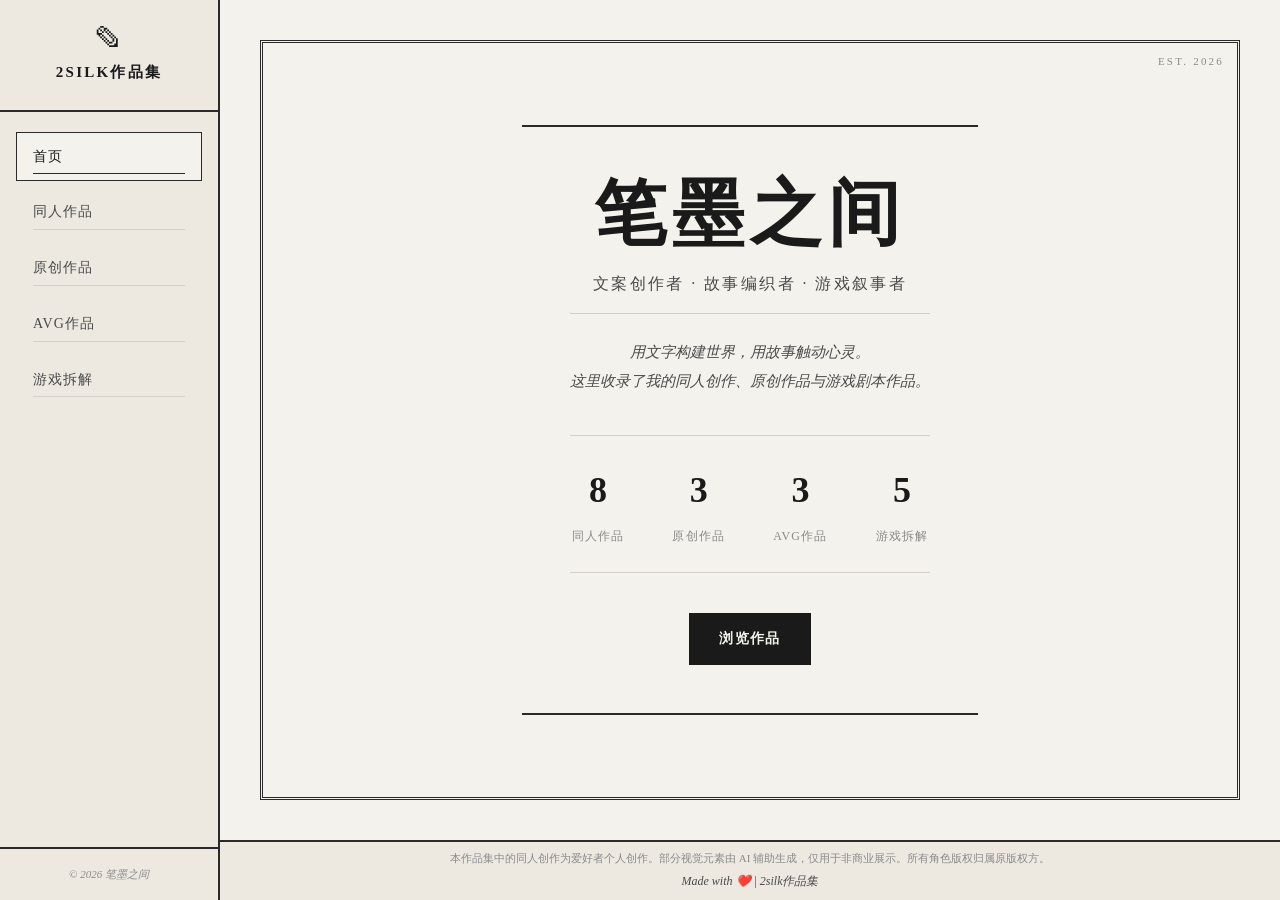
<file: index.html>
<!DOCTYPE html>
<html lang="zh-CN">
<head>
  <meta charset="UTF-8">
  <meta name="viewport" content="width=device-width, initial-scale=1, viewport-fit=cover">
  <title>2silk作品集 | 笔墨之间</title>
  <link rel="stylesheet" href="style.css">
</head>
<body>
  <!-- ===== 侧边导航 ===== -->
  <nav class="side-nav" id="sideNav">
    <div class="nav-header">
      <span class="nav-logo">✎</span>
      <span class="nav-title">2silk作品集</span>
    </div>
    <ul class="nav-list">
      <li><a href="#home" class="nav-link active" data-page="home">首页</a></li>
      <li><a href="#fanworks" class="nav-link" data-page="fanworks">同人作品</a></li>
      <li><a href="#originals" class="nav-link" data-page="originals">原创作品</a></li>
      <li><a href="#games" class="nav-link" data-page="games">AVG作品</a></li>
      <li><a href="#game-analysis" class="nav-link" data-page="game-analysis">游戏拆解</a></li>
    </ul>
    <div class="nav-footer">
      <span>© 2026 笔墨之间</span>
    </div>
  </nav>

  <!-- ===== 移动端汉堡菜单 ===== -->
  <button class="menu-toggle" id="menuToggle" aria-label="菜单">
    <span></span><span></span><span></span>
  </button>

  <!-- ===== 遮罩层 ===== -->
  <div class="overlay" id="overlay"></div>

  <!-- ===== 页面容器 ===== -->
  <!-- 每个页面都是独立的固定定位容器，有自己的滚动区域 -->
  
  <!-- 首页 -->
  <div class="page-container active" id="container-home" data-page="home">
    <div class="page-scroll">
      <div class="hero">
        <div class="hero-bg"></div>
        <div class="hero-content">
          <h1 class="hero-title">笔墨之间</h1>
          <p class="hero-subtitle">文案创作者 · 故事编织者 · 游戏叙事者</p>
          <p class="hero-desc">用文字构建世界，用故事触动心灵。<br>这里收录了我的同人创作、原创作品与游戏剧本作品。</p>
          <div class="hero-stats">
            <div class="stat-item stat-link" data-page="fanworks" data-category="fanworks">
              <span class="stat-num" data-count="0">0</span>
              <span class="stat-label">同人作品</span>
            </div>
            <div class="stat-item stat-link" data-page="originals" data-category="originals">
              <span class="stat-num" data-count="0">0</span>
              <span class="stat-label">原创作品</span>
            </div>
            <div class="stat-item stat-link" data-page="games" data-category="games">
              <span class="stat-num" data-count="0">0</span>
              <span class="stat-label">AVG作品</span>
            </div>
            <div class="stat-item stat-link" data-page="game-analysis" data-category="gameAnalysis">
              <span class="stat-num" data-count="0">0</span>
              <span class="stat-label">游戏拆解</span>
            </div>
          </div>
          <div class="hero-cta">
            <a href="#fanworks" class="btn btn-primary" data-nav="fanworks">浏览作品</a>
          </div>
        </div>
      </div>
    </div>
  </div>

  <!-- 同人作品 -->
  <div class="page-container" id="container-fanworks" data-page="fanworks">
    <div class="page-scroll">
      <div class="page-content">
        <div class="page-header">
          <h2>同人作品</h2>
          <p>基于已有世界观的故事再创作，以我自己的理解与想象赋予角色新的生命。</p>
        </div>
        <div class="work-grid" id="fanworksGrid"></div>
      </div>
    </div>
  </div>

  <!-- 原创作品 -->
  <div class="page-container" id="container-originals" data-page="originals">
    <div class="page-scroll">
      <div class="page-content">
        <div class="page-header">
          <h2>原创作品</h2>
          <p>完全独立的原创故事，涵盖都市、奇幻、科幻等多种题材。</p>
        </div>
        <div class="work-grid" id="originalsGrid"></div>
      </div>
    </div>
  </div>

  <!-- AVG作品 -->
  <div class="page-container" id="container-games" data-page="games">
    <div class="page-scroll">
      <div class="page-content">
        <div class="page-header">
          <h2>AVG作品</h2>
          <p>橙光AVG视觉小说，含剧情文案、分支设计与角色塑造。</p>
        </div>
        <div class="work-grid" id="gamesGrid"></div>
      </div>
    </div>
  </div>

  <!-- 游戏拆解 -->
  <div class="page-container" id="container-game-analysis" data-page="game-analysis">
    <div class="page-scroll">
      <div class="page-content">
        <div class="page-header">
          <h2>游戏拆解</h2>
          <p>游戏叙事分析、机制拆解与设计反思。</p>
        </div>
        <div class="work-grid" id="gameAnalysisGrid"></div>
      </div>
    </div>
  </div>

  <!-- 阅读器 -->
  <div class="page-container page-reader-container" id="container-reader" data-page="reader">
    <div class="reader-layout">
      <div class="reader-topbar">
        <button class="reader-back" id="readerBack">← 返回</button>
        <span class="reader-topbar-title" id="readerTopTitle"></span>
        <button class="reader-toc-toggle" id="readerTocToggle" aria-controls="readerToc" aria-expanded="false">目录</button>
      </div>
      <div class="reader-main">
        <div class="reader-scroll" id="readerScroll">
          <article class="reader-article" id="readerArticle"></article>
        </div>
        <nav class="reader-toc" id="readerToc">
          <div class="toc-title">目 录</div>
          <div class="toc-list" id="readerTocList"></div>
        </nav>
        <div class="reader-toc-backdrop" id="readerTocBackdrop"></div>
      </div>
    </div>
  </div>

  <!-- 河海津韵 H5 -->
  <div class="page-container" id="container-hehaijinyun" data-page="hehaijinyun">
    <div class="h5-topbar">
      <button class="h5-back" id="h5Back">← 返回作品</button>
      <span class="h5-topbar-title">河海津韵 · 一条运河的数字新生</span>
    </div>
    <div class="h5-scroll" id="h5Scroll">
      <!-- Part 1: 上游段 -->
      <section class="h5-section" id="h5-part1">
        <span class="h5-section-label">壹 · 上游段</span>
        <div class="h5-section-bg"><img src="hehaijinyun/part1.jpg" alt="运河上游段"></div>
        <div class="h5-hotspot" style="top:9%;left:32%;" data-id="p1_1">
          <span class="h5-hotspot-label">九宣闸守闸小屋</span>
          <div class="h5-note">
            <button class="h5-note-close" aria-label="关闭">×</button>
            <div class="h5-note-header">
              <div class="h5-note-type">守闸人日记</div>
              <h3 class="h5-note-title">九宣闸 · 守闸小屋</h3>
              <div class="h5-note-meta"><span>天津静海区南运河九宣闸</span><span>运河守护者</span></div>
            </div>
            <div class="h5-note-body">
              <h4>昔日使命</h4>
              <p>九宣闸始建于明代，是南运河上重要的节制闸口，控制着上游来水与下游漕运的命脉。闸务关系重大，催生了专业的守闸人。其职责往往在家族内或师徒间传承，形成了一套观水情、启闸板、护漕船的独特经验体系。那“绞关嘎吱响，闸板寸寸提”的瞬间，决定着水流的速度与船只的通达。守闸人不只是水利工匠，更是运河脉搏的感知者。</p>
              <h4>今日传承</h4>
              <p>如今的九宣闸已实现现代化水利管理，但闸畔的青石台阶、古老的闸门结构依然诉说着往昔。这里已成为运河文化的重要站点，人们可以在此遥想当年守闸人提闸放水的场景，感受“运河命门”的厚重历史。那份对水情的敬畏、对责任的坚守，已融入运河文化的基因，被一代代人传承。</p>
              <h4>静海九宣闸守闸人日记</h4>
              <p class="date">癸卯年 六月初十 晴</p>
              <p>一大早，天还黑着，我就醒了。河面上风凉飕飕的，还带着腥味，扑到脸上，一下子就清醒了。还是老样子，提上三尺长的铁板收，沿着青石闸门走一遭。大清早的石头又湿又滑，走得时候一定得一步一步走稳了，不然就和老张一样，摔地上半个月下不了床。不过我技术好，从来没摔过。</p>
              <p>今天闸下的水流声和往日不一样，闷闷地，不清脆。我赶紧弯下腰，伸手探进水流，再仔细看水纹地走势。看来是上游前几日的雨下来了，水头快到了。我不敢怠慢，连忙把我儿叫醒，带着他来到绞关胖。我们俩一起抱住绞关的手臂，腰腿一起发力，铁轴与石槽嘎吱嘎吱响，闸板一寸寸被提起，汹涌的河水一下子涌出来。我看着我儿高大强壮的背影，第一次意识到我的儿子已经长大了，可以继承我的事业。我们陈家时代守着这九宣闸，到我这就是第三代了，从前我还担心儿子心太野，干不了这活，但是谁想到这小子越长大越沉稳，我这心一下踏实了。</p>
              <p class="date">六月十五 小雨</p>
              <p>今天天不好，刚晌午，雨就下来了。这雨啪嗒啪嗒没下一会，远远看着，一支漕船队就来了，船队在闸前慢慢停下来，跳板上跳下来一个押运官。我一看，嘿，老相识了。老何一开口还是文邹邹的，什么麻烦了幸苦了，我就不爱听，拉着他进来喝水歇脚。老何可歇不住，走到闸边，看看水位刻度，又抬头看看天，愁得直叹气。我知道他在担心什么，我赶忙宽慰他。现在这天气可不是和启闸放水，万一雨再下会，很危险，不如让船工兄弟们靠岸歇歇，吃几口热乎饭，等雨过了给你们送过去。</p>
              <p>过了会，雨果然停了，老何笑得眯缝眼。我赶紧让闸门提起，十余艘船漕一艘艘过去，老何给我招手。我就说就没我办不成的事。</p>
              <p class="date">六月二十 大暑</p>
              <p>这鬼天气，没把人热死，但这也不耽误今天的大事。儿他娘一大早就开始收拾，杀了只鸡，香烛纸马也备好了，今天要祭拜河神爷，给他过生辰。</p>
              <p>到了傍晚，天好容易凉快点，村里的人都来了。在河神庙前早就已经摆好了鸡、鱼还有瓜果。我穿着新衣服，站在乡老前，在庙前主持祭祀。我先点燃香烛，然后就开始念祝祷词，这是世代传下来的，我爹、我爷爷、我太爷爷祭祀的时候都要念，乞求来年平安，接着大家一起倒地跪拜。等祭拜完了，我就把供品跟大家分了，这就是“散福”，大家就一边吃一边笑。每次祭拜都是我最开心的时候，看着大家说笑，再看着我们世代守护的运河，心里美滋滋的。</p>
            </div>
          </div>
        </div>
        <div class="h5-hotspot" style="top:38%;left:22%;" data-id="p1_2">
          <span class="h5-hotspot-label">独流老醋坊</span>
          <div class="h5-note">
            <button class="h5-note-close" aria-label="关闭">×</button>
            <div class="h5-note-header">
              <div class="h5-note-type">醋坊学徒回忆录</div>
              <h3 class="h5-note-title">独流老醋坊 · 体验工坊</h3>
              <div class="h5-note-meta"><span>天津静海区独流镇南运河畔</span><span>舌尖上的非遗</span></div>
            </div>
            <div class="h5-note-body">
              <h4>昔日匠心</h4>
              <p>独流老醋，源于明代，与运河血脉相连。是中国三大传统名醋之一，与山西陈醋、镇江米醋齐名，距今已有三百多年历史。其酿造技艺于2002年入选天津市非物质文化遗产名录。在漕运鼎盛时期，一坛坛老醋经由南运河进入海河，北上京津，南下齐鲁，成为运河饮食文化中流通的商品与味觉记忆。</p>
              <h4>今日新生</h4>
              <p>如今，独流老醋作为重要的非遗品牌持续发展。传统的古法技艺，作为宝贵的文化记忆在行业内得到传承与保护。在独流镇，游客可以了解酿造流程，品尝正宗风味，感受运河之水与时间共同造就的匠心之作。</p>
              <h4>南运河畔独流镇醋坊学徒回忆录</h4>
              <p>我叫石头，宣统二年一进秋，我就被爹娘送到这镇上的醋坊做学徒。我其实一点都不想来，我舍不得我爹娘。我娘对着我抹眼泪，一边给我收拾包袱一边哭，看得我也想哭。我爹拍拍我脑袋，嘱咐我手脚麻利点，让我多学多问，学个手艺以后饿不死。我有点懂又优点糊涂，但是我爹总不会害我，我就这么上路了。</p>
              <p>我们独流镇顶有名，一是因为南运河三岔河口的水流在这里，一是因为我们这有名的醋。</p>
              <p>刚到醋坊的时候，那味差点给我呛晕过去。如果只是酸味倒还好了，那味道说不上来，好像钻进我的鼻孔进我的脑子，冲得我睁不开眼。我的师傅是醋坊得大掌柜，精瘦精瘦的，眼睛比刀还锋利。我当时有些怕他。他领着我去院子里看上百口半埋在底下的紫砂缸，告诉我这醋是要运河的水、本地的高亮还要加上本地的日头、风和耐心，少一个都酿不出来。我装作听懂的样子点点头。</p>
              <p>然后我就开始干活了，从最简单的看缸开始。每天天不亮，我就要跟着大师兄光着脚爬上梯子，一个个揭开缸顶的苇席盖子。我一开始不懂为啥一定要光着脚，这脚底板老被石子沙子扎。师傅训我，说脚底板最知道冷热，只要光着脚踩上去，才能指导缸里面的温度变化。我不敢顶嘴，只能光脚踩在满是露水的缸沿上，有时还差点摔下去。幸好有我师兄在，他在我后面托着我，还叮嘱我让我身子稳住，这样眼睛才能看准，鼻子才能闻细。我听话弯腰去闻，这味更冲了，我眼睛都睁不开，师傅还要在旁边考我，问我东角第三口缸什么成色了。我努力地去闻，好像酸里面有点酒气，还有点果子熟了的甜香。师傅告诉我那是醋正在转味，过两天就该下盐止酵了。我好像懂一点了。</p>
              <p>酿醋除了手艺还需要运河水。坊里取水，不能在近岸的浅水，一定要摇着小船到运河中心水流最活的地方用水桶沉下去打上来。师傅说这是因为岸边的水有太多泥土气，不够活。等到了冬天，河面结冰，漕运听了，我们醋坊却忙了起来，为的是开春的第一批商船。</p>
              <p>那时候整个镇子都是醋香味，一辆辆骡马车都拉着成坛的老醋，从各个醋坊汇聚到运河码头。可热闹了，船老大和醋坊掌柜们在岸上议价，扛活的脚夫们喊号子把一坛坛醋搬上甲板。那些醋就这么顺着南运河进入海河，北上京津，南下齐鲁。</p>
              <p>我来到这的第三年，我终于有机会跟着师傅一起淋醋，就是把发酵成熟的醋装进淋缸，舀入运河水，利用古法让汁液一层层渗透析出。师傅让我尝了一口，那味道很香很香，还有回甘。我终于爱上了这里的醋，爱上了酿醋，之前师傅和我说的话，爹娘和我说的话我全懂了。</p>
            </div>
          </div>
        </div>
        <div class="h5-hotspot" style="top:78%;left:30%;" data-id="p1_3">
          <span class="h5-hotspot-label">纤夫的号子</span>
          <div class="h5-note">
            <button class="h5-note-close" aria-label="关闭">×</button>
            <div class="h5-note-header">
              <div class="h5-note-type">纤夫日记</div>
              <h3 class="h5-note-title">纤夫的号子</h3>
              <div class="h5-note-meta"><span>天津武清区北运河河西务段</span><span>力的诗篇</span></div>
            </div>
            <div class="h5-note-body">
              <h4>昔日身影</h4>
              <p>北运河河西务段，河道曲折，水流湍急。纤夫们赤膊弓背，脚踩险峻河岸，肩扛沉绳，以号子为令，齐心拉船前行。那一声声即兴编唱的劳动号子，不仅是协调动作的节拍，更是与自然抗争的生命呐喊，是运河上最原始悲壮的声音艺术。</p>
              <h4>今日回响</h4>
              <p>如今的北运河武清段，经过生态治理与景观提升，已成为风景优美的滨水廊道。漫步于此，可在绿水清风中遥想当年“舟行水上、纤夫在岸”的艰苦与壮阔，感受运河文化中坚韧不拔的精神力量。</p>
              <h4>武清段北运河河西务一代纤夫日记</h4>
              <p class="date">民国四年 三月初二 晴</p>
              <p>河开了。在河西务等了七八天，冰排总算往下走了，我和兄弟们眼睛里直冒绿光，一个冬天过去，我们肚子里的油水早就刮干净了。</p>
              <p>今天接了开春的第一趟活，是通州来的粮船，往天津卫送。这船老大好说话，价钱老规矩，还管两顿饭。</p>
              <p>我和兄弟们一下子来了干劲，我一嗓子吼出去：“搭肩——”。身后十几个兄弟齐刷刷把纤绳往肩膀上套，拿绳子死沉死沉，像一条大蟒蛇，往肩上一搭感觉骨头都断了。这天凉，绳子也沉，要想活干好，非得使点绝招，那就是喊号子。什么“天上的日头毒又毒”“地下的喝水冷又冷”，几句喊下来身子也热了，也有劲了，而且得是喊得越大声越好。我边喊边留意，这一群人属我喊得好。</p>
              <p class="date">三月初五 阴</p>
              <p>要说我们最怕的就是过青石砬子了，那简直就是鬼门关。路窄得跟刀尖一样，下面就是翻滚的水流。只要一到这，我准得喊：“收绳——提起——”。所有人都紧紧贴在石壁上，屏住呼吸，一寸一寸挪动，这时候就又要喊号子了。</p>
              <p class="quote">“加把劲啊——过了鬼门关！”<br>“阎王爷嫌咱——命太贱！”</p>
              <p>喊几句提提气，再一点点磨过去，每次过去了，我都松口气。</p>
              <p class="date">三月甘八 晴</p>
              <p>这趟活总算是完了，结完账，手里拿了钱，心里才踏实，这次也是有惊无险啊。到了码头边，看到一个学生模样的人那个本子不知道再写什么。看到我过来他跑来问我会不会唱号子，说这是民间艺术。</p>
              <p>这可是问对人了，这一片谁不会唱号子，但是属我唱得最好，但是说啥民间艺术我也不懂，那学生好像想听，我就跟他喊了几句，我一边喊，他一边记。后来我才明白，他那我们的号子当文化嘞。我是不懂这那的，我只知道，没有这号子我们就干不了活，这鬼门关也过不去，有了号子就有了胆子，有了吃饭的家伙。不管了， 好好歇歇，明天，又要回去了。</p>
            </div>
          </div>
        </div>
      </section>

      <!-- Part 2: 郊野文旅 -->
      <section class="h5-section" id="h5-part2">
        <span class="h5-section-label">贰 · 郊野文旅</span>
        <div class="h5-section-bg"><img src="hehaijinyun/part2.jpg" alt="运河郊野文旅段"></div>
        <div class="h5-hotspot" style="top:18%;left:22%;" data-id="p2_1">
          <span class="h5-hotspot-label">杨柳青年画作坊</span>
          <div class="h5-note">
            <button class="h5-note-close" aria-label="关闭">×</button>
            <div class="h5-note-header">
              <div class="h5-note-type">年画匠人日记</div>
              <h3 class="h5-note-title">杨柳青年画作坊</h3>
              <div class="h5-note-meta"><span>天津西青区杨柳青镇</span><span>清代中叶—民国时期城市手工艺文化</span></div>
            </div>
            <div class="h5-note-body">
              <h4>昔日辉煌</h4>
              <p>杨柳青木版年画自清代中叶盛行，以杨柳青镇为核心，辐射南乡三十二村庄（如周家庄、李家庄、赵家庄、古佛寺、炒米店等），形成庞大的年画生产体系。作坊里香气混杂，墨汁、木料、炭条、宣纸轮番上阵，画师们晨起听码头号子、傍晚看南运河渔火点灯，打样、雕版、套色、开相、裱画一气呵成。年画图案丰富多彩，吉祥喜庆，流行于天津及周边地区的民居门楣、商铺橱窗。那时的杨柳青，是年画手艺人聚集的中心，也是运河水路贸易带动下的文化繁盛之地。</p>
              <h4>今日新生</h4>
              <p>时光流转，杨柳青镇的年画作坊虽少了当年的繁忙，但木版年画仍通过博物馆、文创体验店和节庆活动延续。游客可走进改造后的作坊，观摩打样、刻版、套色、开相、裱画全过程，体验“墨香、纸香、木香”的古老工艺。作坊旁的南运河水面静静流淌，古运河桥梁和村落轮廓依稀可辨，仿佛把人带回民国时期的作坊日常。年画不仅是文化遗产，更成为市民和游客理解天津运河沿岸历史生活的窗口，让古老的年味在现代城市中得以延续。</p>
              <h4>《杨柳青年画匠人日记：勾·刻·印·画·裱》</h4>
              <p class="date">一、勾：出样子——腊月十六·晨</p>
              <p>霜花结在门楣上，南运河的雾正漫过九宣闸，又到了必须缩着脖子开门的年关。</p>
              <p>听见辛口码头那头传来拖船的号子，我便知道自己该起来开工了。无论是对岸的商船，还是我用来糊口的这门年画手艺，都跟运河水一样从祖祖辈辈那代流淌下来，师傅在世时常说：“咱辛口的水，打从光绪九年宣闸那会儿就养人。”</p>
              <p>作坊里杜梨木板的香气混着新磨的墨味，比后巷玉佛寺的檀香还提神。今天要做的是《莲年有余》墨线版，讲的是吉祥喜庆、年年有余。天津人过年，门上少不了贴这幅画：胖娃娃抱鲤鱼，脚踩莲花，寓意“有鱼有莲”“连连有余”，图个好兆头。</p>
              <p>我让徒弟小顺磨墨，砚台里墨汁映着窗棂，跟窗外的运河水一块晃。我拿起炭条开始打样。行里把这步叫“勾”，也叫“出样子”。是整幅年画的第一步，相当于立骨架。画师得先照着画店要的题目或自己的心意设计图样，初稿打完，再一遍遍改，最后用白描的法子勾出干净线稿，转到薄棉纸上备用。杨柳青年画的底子，全靠这一勾的准头。</p>
              <p>小顺磨完墨也有样学样，捏着炭笔打草稿，鱼肚画得比漕船还宽。我敲他脑袋笑骂：“鲤鱼再肥也得收着劲儿，你这画得像没扎口的粮袋！”</p>
              <p class="date">二、刻：雕版——腊月十七·晚</p>
              <p>腊月二十三，天擦黑，屋外风刮得瓦片直响。老霍正低着头刻那块《莲年有余》，手底下的木板被刨得细腻光滑，凿子一进一出，卷起的木屑打着旋儿落到膝头。</p>
              <p>“瞅这鲤鱼，肥得好！”他乐呵呵地说，胡子尖都颤。老霍刻的是墨线版——整幅画的“骨头”，得稳，得有神气。他爷爷当年给光绪爷画过“贴落”，老霍总爱提这茬儿，说手上的茧子比刨子还硬。</p>
              <p>我问：“‘点套’分了几色？”老霍头也不抬：“红黄绿蓝，四色。”作坊里干活的都懂，“点套”是印刷前的分色定版，也就是在画稿勾好、刻出墨线版之后，要由画师确定整幅画要用几种颜色、每种颜色印在什么位置。每定一种色，就得刻一块对应的色版。三色拙朴，四色活泛，五色热闹，六色就得大师出手。所以老霍说红黄绿蓝四色，其实是在显摆手艺，说明他刻的墨线版分色讲究、层次够足。四色能配出七八种过渡色，既热闹又不俗，正是行里人常夸的“四色套，八面光”。</p>
              <p>小顺在旁边打下手，我让他学着认刀。圆口刀刻弧线，莲花瓣、胖娃娃脸都靠它；斜口刀刻直线，鱼鳞、衣褶要利落；三角刀专管细活儿，眼眉、叶脉、鱼须。</p>
              <p>“师傅，”小顺问，“刻到啥时候才算出师？”我重复了一遍师祖讲过的话：“等你刻的鲤鱼能让猫去扑，就算成了！”</p>
              <p class="date">三、印：套色——腊月十八·午</p>
              <p>“啪嗒！”我把木夹子拍在画案上，宣纸绷得紧紧的。小顺蹲在旁边，我指着纸边说：“印画先得夹牢，松了，印出来就是歪嘴娃娃！”他慌忙学着夹，我接过来示范：“天头一道，地脚一道，中间一道，三夹稳喽，纸才不会跑。”</p>
              <p>案上放着昨夜晾干的墨线版，旁边一溜排着红、黄、绿、蓝四色版。印画的规矩，是先骨后肉——墨线先印出神气，再套彩添喜气。</p>
              <p>我先在墨线版上匀匀抹上墨，左手翻纸，右手拿起鬃刷。刷子在纸上轻轻滑过，一下、两下，墨迹便透了上来。力道必须把握好，趟子使得太轻，线不匀；太重，又容易糊。印完一色，换一版，一遍遍对准十字标。先印红，红是喜气的根儿。娃娃的腮、鲤鱼的鳞尖，都是红。刷子一趟过去，整幅画立马亮了。再印黄，黄是光，是福气。它落在元宝、腰带、莲心上，添得整幅画金灿灿的。第三是绿，绿衬生意，也养眼。莲叶、鱼尾、门帘，都靠它生出活气。最后压蓝，蓝是压轴的色，不多，只点在云纹、鞋帮上，稳着气场，不让前头几色显得太喧闹。</p>
              <p>四版一层层叠上去，趟子扫动的节奏像河水拍岸，纸面一点点透出年味。晾起来看，红不俗、黄不燥、绿不脏、蓝不暗，热闹得刚刚好。</p>
              <p class="date">四、画：开相——腊月十九·晚</p>
              <p>油灯的火苗子舔着灯芯，把画案子照得一片黄澄澄。我跟小顺蹲在“门子”前——今儿该给《莲年有余》的胖娃娃“开相”。</p>
              <p>小顺笨手笨脚捏着细狼毫笔，金粉调得太稀，一滴黄汤子滴在鱼眼睛上，他“哎哟”一声，脸立马白了。我照着他后脑勺拍了一巴掌：“慌嘛！拿吸水纸沾，别擦！明儿让你娘拿鸡蛋黄给你补补手笨！”</p>
              <p>作坊里颜料罐子叮当作响——石青是拿蓝铜矿碾的，末子细得能飘起来；藤黄搁在粗瓷碗里，跟南运河的迎春花一个色。我眯着眼瞅那胖娃娃的脸，想起画诀里的娃娃样：“短胳膊短腿大脑壳，小鼻子大眼没有脖”。</p>
              <p>外头忽然“砰”的一声炸响，小顺吓得笔都掉了。我扒着窗户一看——是西巷二傻子在放二踢脚，红纸屑飞得比玉佛寺的塔尖还高。老杨头推着车吆喝：“山楂的！糖葫芦串儿——”小顺吸溜着鼻子：“二十三祭灶，我娘说要炸糖糕……”“先把活儿干好！”</p>
              <p>“师傅，咱这手艺，明年还能有饭吃不？估衣街的洋布庄都卖机器印的画了……”灯芯爆了个小花，我叹口气，把油灯往他那边推：“明儿还得给石家大院那幅‘开脸’，早点睡。记着，只要还有人家贴年画，咱手里的笔就撂不下。”</p>
              <p class="date">五、裱：装裱——腊月二十·晨</p>
              <p>小顺一早就把糨糊熬好，我伸手试了试温度，不凉不烫，正合适。案上摊着昨夜晾干的《莲年有余》，胖娃娃的红袄绿裤透着光。</p>
              <p>“裱画靠的不是力气，是稳。”我叫小顺过来打下手，用刷子顺着纸背抹糨糊。头道托纸贴上后，轻轻赶气、拍平，再晾。第二道、第三道都得等干透再托，这叫“三托三晾”，急不得。好画得靠好裱，最后的成果板正、透气、扛潮，挂十年都不会走样。</p>
              <p>等日头爬到文昌阁檐角，我抹了把汗，把画晾在竹架上。四五天的工夫，就为了这一幅。等颜色透干，石家大院的伙计来取，人家挂在堂前，也就图个热闹。无论咱做得再仔细，到了他们眼里，也不过是年节里的一幅买卖画。吃过腊八粥，贴上去，过了元月十五就撕下烧了。咱这些手艺人忙得眼花手软，图的就是一声“行价没变”。</p>
              <p>有时我也琢磨，这门手艺还能坚持多久。不过，万一还有人想买呢？年画嘛，喜气的事，总不能断在咱这代人手上。</p>
              <p>南运河上的渔火亮了，独流木桥的轮廓在暮色里像幅水墨画。小顺蹲在门槛上数铜板，我拍他后背：“收好了，改明儿给你娘做身新衣裳，剩下的给你爹打壶酒。”</p>
            </div>
          </div>
        </div>
        <div class="h5-hotspot" style="top:28%;left:72%;" data-id="p2_2">
          <span class="h5-hotspot-label">什样杂耍一锅烩</span>
          <div class="h5-note">
            <button class="h5-note-close" aria-label="关闭">×</button>
            <div class="h5-note-header">
              <div class="h5-note-type">津门茶园散文</div>
              <h3 class="h5-note-title">什样杂耍一锅烩</h3>
              <div class="h5-note-meta"><span>天津南开区运河沿线杂耍茶园</span><span>民国时期—天津曲艺鼎盛期</span></div>
            </div>
            <div class="h5-note-body">
              <h4>昔日辉煌</h4>
              <p>天津杂耍，作为北方曲艺的重要发祥地，自民国初年起便活跃于大运河沿岸的小梨园、大观园等舞台。杂耍园子（茶园）多依运河而建，台下观众与船工、茶客亲近互动，演员即兴应对观众“垫话”，形成独特表演传统。演出内容称为“什样杂耍一锅烩”，融合京韵大鼓、梅花大鼓、河南坠子、山东梨花片等各地曲艺技艺，并强调“现挂”，即演员根据现场情况临时发挥、加花点（即兴的装饰性表演或唱词）。代表名家刘宝全以京韵大鼓闻名，唱腔雄浑、节奏明快，即兴能力强；史文秀擅长梅花大鼓，注重声势结合，鼓点与身段变化精彩。“戏剧大成于北京，杂耍发祥于天津”的深厚底蕴，令杂耍成为津门特有的城市文化符号。</p>
              <h4>今日新生</h4>
              <p>随着时代变迁，传统杂耍文化面临传承断层和观众流失，但天津杂耍正积极推动复兴与保护。多家老字号园子改造为文化演艺场所，定期举办杂耍表演和曲艺讲座，让公众体验原汁原味的津门味道。近年来，天津市已启动杂耍申报国家级非物质文化遗产工作，这不仅肯定了其历史价值，也为艺术创新提供政策支持。通过申遗，年轻观众被吸引参与演出与学习，相关部门加强整理与研究，天津杂耍的传统技艺、表演规则和互动文化得以保存和传承。</p>
              <h4>《津门杂耍茶园》</h4>
              <p>“当啷——！”茶房老李手一抖，铜壶盖掉地上，正赶上戏台上张寿臣抖包袱：“您猜咋地？京剧名角登台得鸣锣开场，咱这杂耍园子的角儿上场——得先接茶客扔的糖堆儿！”</p>
              <p>满场都乐了，运河风裹着鱼腥味吹进杂耍园子，无论是老街坊还是新游客都拍起手来。</p>
              <p>船工老张蹲第一排，啃着炸糕接话：“刘宝全先生，您那《白帝城》今儿得带‘花点’啊！”台上先生立马改词：“赵云护主——就跟您过河似的，千难万险盖不住的稳当！”台下哄笑叫好：“听听！张大哥，明儿您过了三岔口，可得给刘先生捎两条活鱼来！”——这才是天津杂耍园子的热络气儿，台上台下拿码头事儿逗乐。</p>
              <p>天津杂耍的词儿是“现挂”的，不止今天这场是这样。河南坠子田姑娘抱着坠胡上台，见台下估衣街的老板娘正扒拉算盘，张口就改了词：“穆桂英披挂整，不挂帅印扛面袋，估衣街的布衫子，全靠商船遥运来！”茶房老李拎着锡壶跑过，接了句荤口：“田姑娘要是扛面袋，船工们抢着帮你拉纤哟！”台上姑娘脸一红，手里坠胡一挑，调子拐了个天津快板的弯儿，逗得满场茶碗碰得叮当响。</p>
              <p>咱天津是“什样杂耍一锅烩”。刚看完史文秀的梅花大鼓，转眼就见抖空竹的小子把空竹甩成漩涡；戏法王的坛子在手里转得比漕船舵还溜，啪地一声扣桌——变出仨狗不理包子！</p>
              <p>月上中天，运河里的船点起灯笼，茶园的汽灯把“杂耍”俩字照得发烫。真正的天津味儿，就在这园子里：不装腔，不拿乔。糖堆儿飞满空，台下观众随口接话，手巾、道具在空中翻腾，汗珠、笑声、喊声混成一股热气，活泛泛地淌进老少爷们的心里。</p>
            </div>
          </div>
        </div>
        <div class="h5-hotspot" style="top:68%;left:75%;" data-id="p2_3">
          <span class="h5-hotspot-label">爱国布</span>
          <div class="h5-note">
            <button class="h5-note-close" aria-label="关闭">×</button>
            <div class="h5-note-header">
              <div class="h5-note-type">民国《益世报》特讯</div>
              <h3 class="h5-note-title">爱国布</h3>
              <div class="h5-note-meta"><span>估衣街实业工厂旧址</span><span>民国时期——天津民族工商业兴起期</span></div>
            </div>
            <div class="h5-note-body">
              <h4>昔日辉煌</h4>
              <p>民国初年，天津已是北方最重要的纺织重镇。漕运衰而商贸兴，沿运河两岸的工厂烟囱与机织声，成为近代中国“新工业文明”的象征。自周学熙创办直隶工艺总局以来，天津织染业迅速由手工坊转入机器化生产。1904年创立的“天津织染缝纫公司”，率先引入英式电力织机；1915年官办“直隶模范纺纱厂”开工，成为北方机器纺织业的起点。其后华新、裕元、宝成等民族资本纱厂相继成立，织机林立，昼夜轰鸣。</p>
              <p>“爱国布”的旗帜在五四运动中高高飘扬。为抵制洋货，天津工人以国产棉纱织布，染上蓝印、花纹与“华新”商标，称为“爱国布”，销往北平、山东、河南各地。彼时的织工，多为出身贫寒的女子，操梭转机间，终日纺线。人称“织娘”或“机房红”，她们身影穿梭于纱机之间，犹如机器的脉搏，与城市的呼吸同频。</p>
              <h4>今日新生</h4>
              <p>昔日的大胡同织染区，机杼之声早已淡去，而天津织染工业的精神却在城市记忆中延续。天津青年设计师与非遗传承人合作，将“爱国布”图案与蓝印花布、织锦纹样相结合，推出文创服饰与织品，将旧日工房的机械美学重新转译为当代审美。织染，不再只是工业的象征，而成为天津城市精神的载体——以柔制刚，以工显智，在流水的节奏中延续一座城市的生命力。</p>
              <h4>爱国布风行津门　国产货撼动九州</h4>
              <p class="date">民国八年五月六日 天津《益世报》特讯（本报记者 张伯苓）</p>
              <p>天津电——天津所产“爱国布”，驰名全国，近来尤为津门之冠。其兴起之原，实肇于本世纪初叶民族危机方殷、爱国思潮方炽之际。清廷末年，洋布充斥，土布销路渐废，织匠失业，街巷机声日稀。时直隶总督袁世凯以“新政”为号，设直隶工艺总局于津，以“振兴工艺、奖劝民办实业”为旨，劝民间自织自染，期以挽回利权。然因外货倾销，国人好洋，成效寥寥。</p>
              <p>迨至光绪三十一年（1905），举国掀起反美爱国运动，天津工商学三界首倡“抵制美货”“提倡国货”，《不售美货说帖》《抵制美货实行办法十则》相继传布。商界名士宋则久，时任敦庆隆绸缎庄经理，率先登《大公报》广告，宣称“代售天津各厂所织诸样土布”，并题名“爱国布”，取其“以布表志、以货报国”之义。此举一出，群商效之，国货风气乃大启焉。</p>
              <p><span class="highlight">【实业自强　学界助宣】</span>记者近日至估衣街采访，所见爱国布之旗帜几遍街衢，男女学子多着土布衫，襟前绣五色旗徽。天津女师学生李慧珍登台演说曰：“洋布着身，犹受外侮；土布披体，方见自尊！”声震屋瓦。各布庄悬挂“爱国布”“中国人”诸商标，顾客盈门，排队者自朝至暮不绝。裕昌布庄东主赵德山更宣称：“凡购国布者，学生半价，市民满丈赠徽。”城西“天津实业工厂”厂主韩锡章受访言：“自国货运动起，厂中织机百余架，昼夜不歇。南开、北洋学生多来义务助销。”</p>
              <p><span class="highlight">【学界倡言 商界响应】</span>记者近日走访城内多家布庄与织布厂，所见所购爱国布均附商标，精美印制，或绘五色旗，或饰狮球、麒麟、双凤、聚宝盆、八仙、魁星等图案，寓意爱国富民；亦有飞艇、火车、轮船、汽车等图样，象征时代新机。各厂主多题告白于布边，言“提倡国货、振兴工商”“精求实业、挽回利权”，并嘱顾客“认明商标，庶不致误”。其文虽质朴，而情切切，见商人之良心、国人之志气。</p>
              <p><span class="highlight">【质精于工　名扬四方】</span>记者所访各厂，织布机改良已多，布质较前精细。民立第三半日学堂工艺厂曾与技师共研，将机器改良后，织布速度倍增，布质更为细密。《大公报》曾称赞：“其功可抵美布矣。”诸厂普遍重视机件、染料、花样之改进，织造素布、花布、闪花布、丝光布，以及袍料、被面等各式品类。工人昼夜操机，顾客络绎不绝，学界商界交相响应，皆以土布示志，彰显爱国之心。</p>
              <p>目前，天津爱国布风行津门，学生、市民争相购买，五色旗飘处，即见其布之影。厂主与学子同心，昼夜奔忙，热闹非常，其盛况可谓前所未有。</p>
            </div>
          </div>
        </div>
      </section>

      <!-- End -->
      <section class="h5-end" id="h5-end">
        <h2>河海津韵</h2>
        <p>一条运河 · 千年文脉 · 数字新生</p>
        <a onclick="scrollToH5Section('h5-part1')">回到上游 ↑</a>
      </section>
    </div>

    <!-- Navigation dots -->
    <div class="h5-nav-dots">
      <div class="h5-nav-dot active" data-target="h5-part1"></div>
      <div class="h5-nav-dot" data-target="h5-part2"></div>
      <div class="h5-nav-dot" data-target="h5-end"></div>
    </div>
  </div>

  <!-- 全站页脚 -->
  <footer class="site-footer">
    <p class="disclaimer-text">本作品集中的同人创作为爱好者个人创作。部分视觉元素由 AI 辅助生成，仅用于非商业展示。所有角色版权归属原版权方。</p>
    <p class="footer-sign">Made with ❤️ | 2silk作品集</p>
  </footer>

  <script src="data.js"></script>
  <script src="app.js"></script>
</body>
</html>
</file>
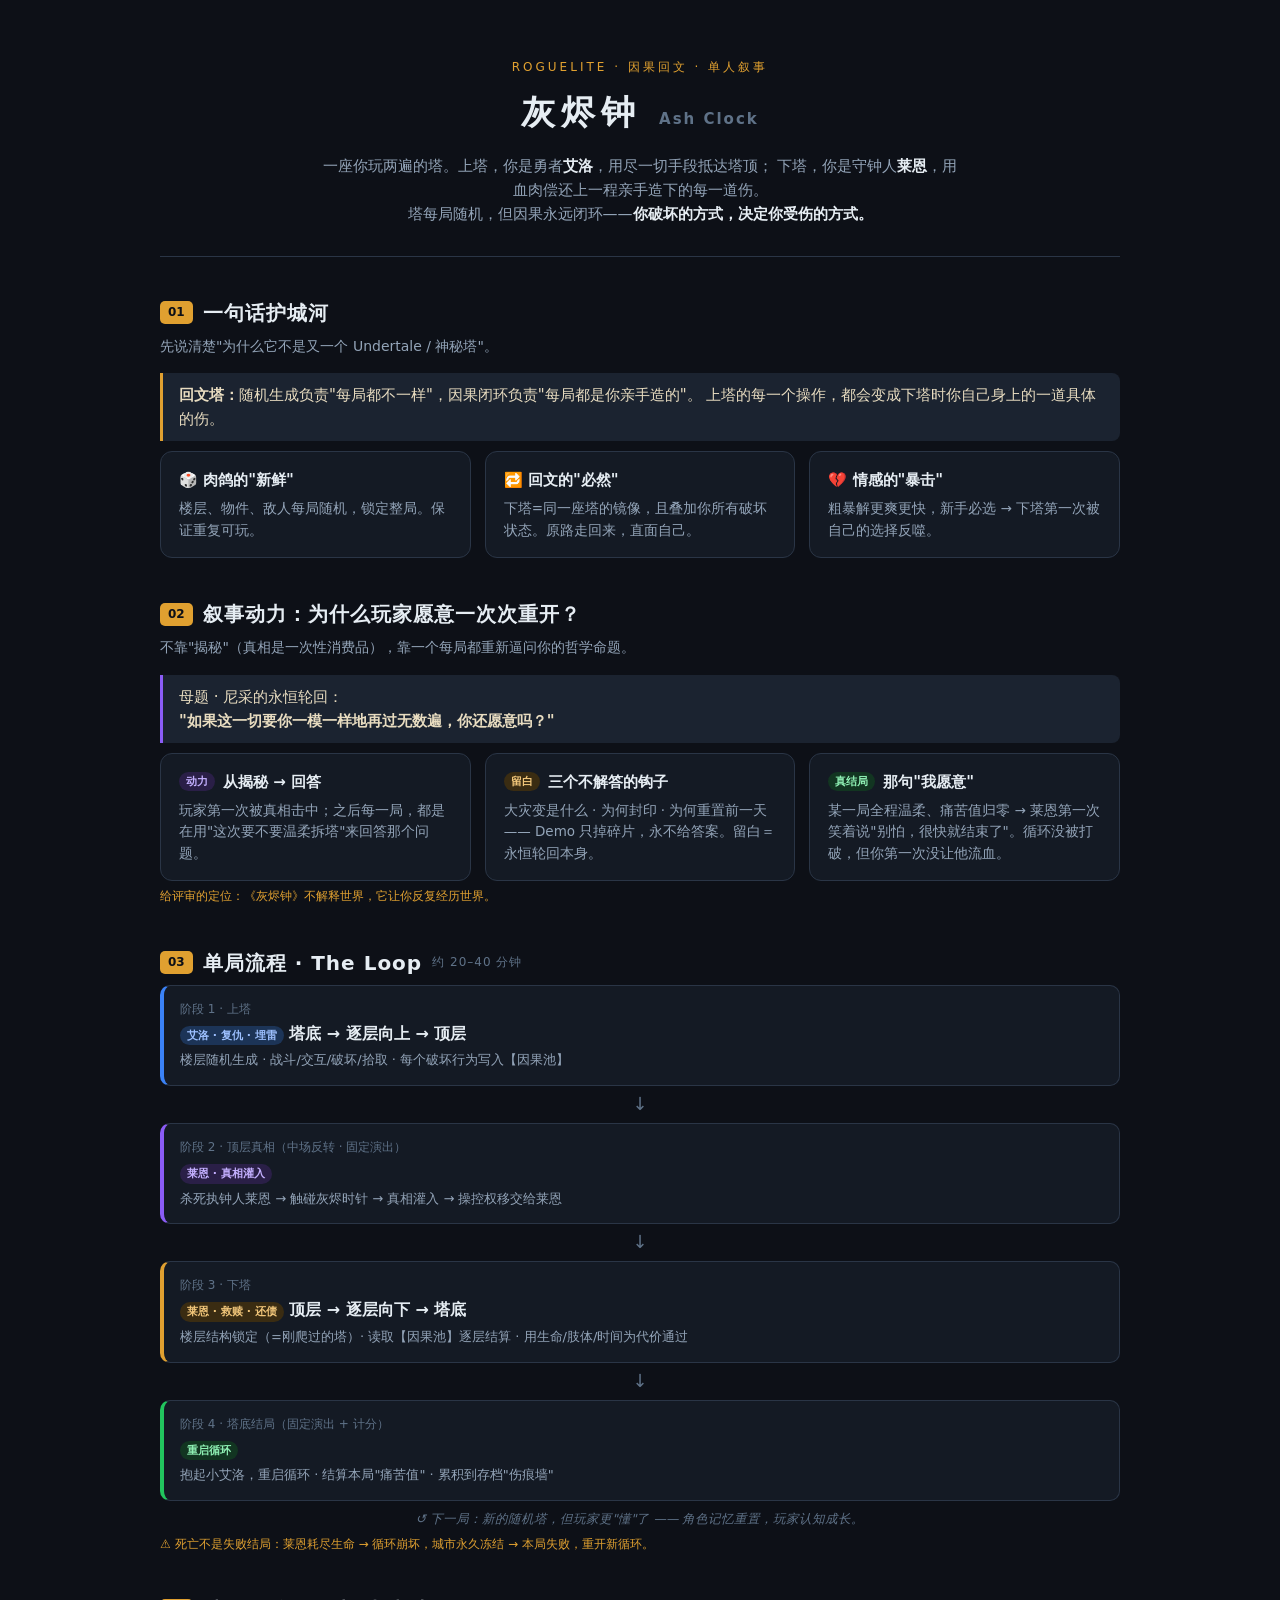
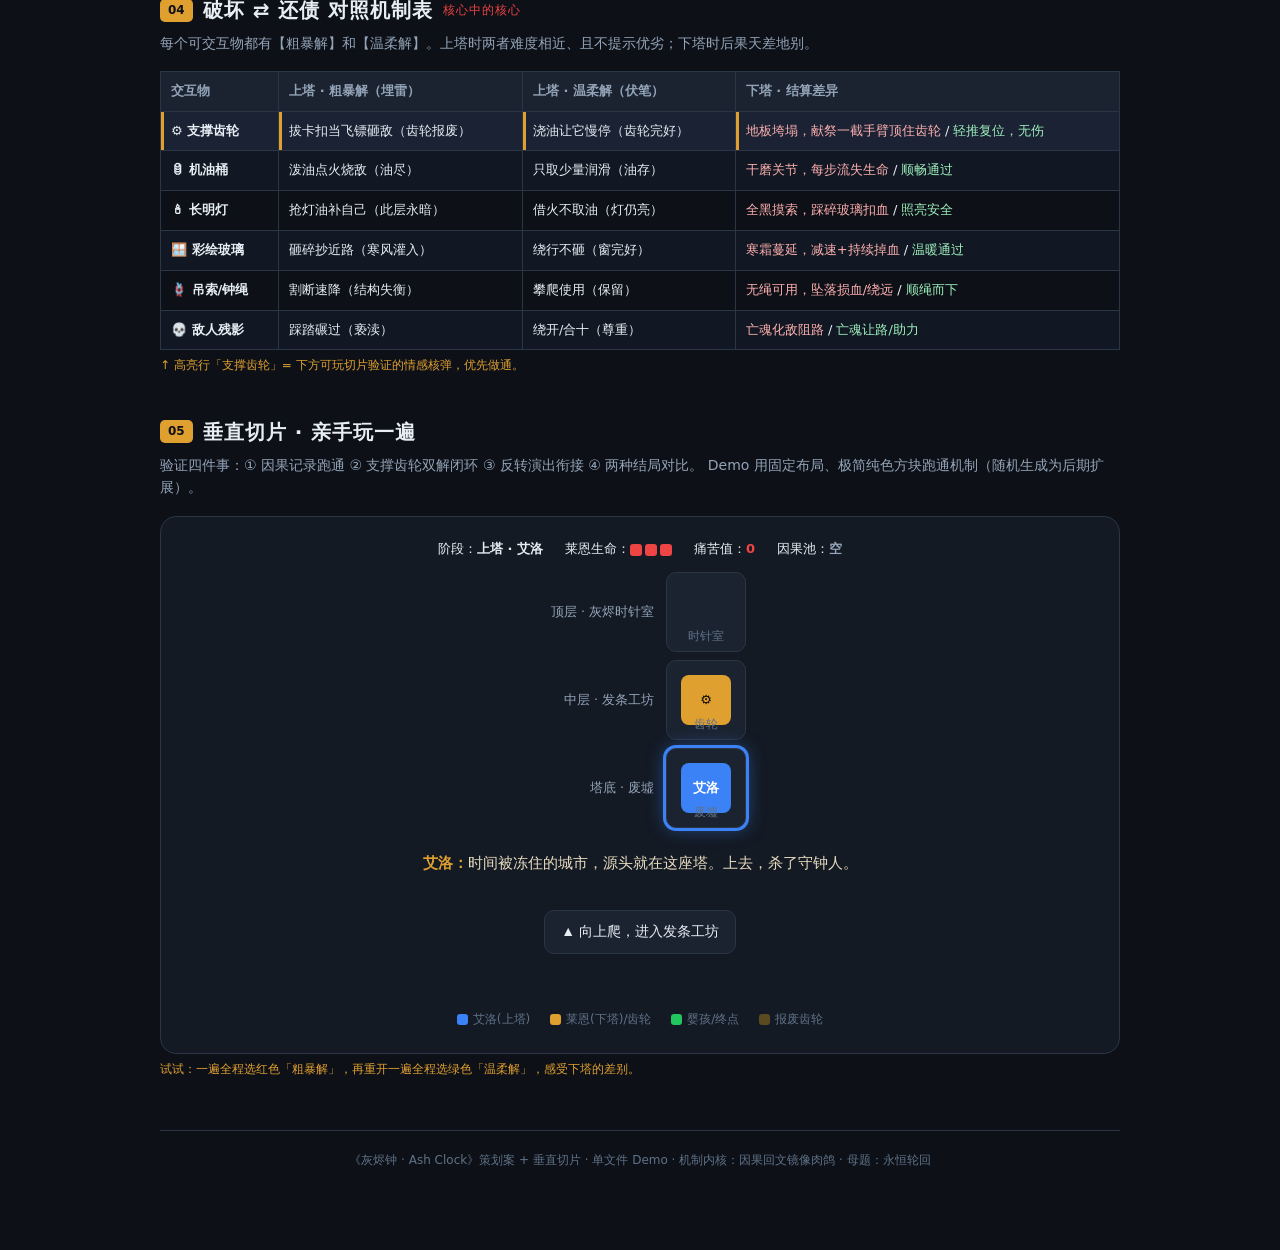
<file: ashclock/index.html>
<!DOCTYPE html>
<html lang="zh-CN">
<head>
<meta charset="UTF-8" />
<meta name="viewport" content="width=device-width, initial-scale=1.0" />
<title>《灰烬钟》Ash Clock · 策划案 + 可玩切片</title>
<style>
  /* ============================================================
     《灰烬钟》策划案 + 垂直切片 Demo
     · 上半：图形化策划案（叙事收口 / 核心机制 / 因果对照）
     · 下半：可真玩的「支撑齿轮双解闭环」——极简纯色方块
     ============================================================ */
  :root{
    --bg:#0d1017; --panel:#141a24; --panel2:#1b2330; --line:#2a3546;
    --ink:#e6edf3; --muted:#93a4b8; --dim:#5f7288;
    --blue:#3b82f6;   /* 艾洛 / 玩家(上塔) */
    --amber:#e0a030;  /* 莱恩 / 齿轮 / 光 */
    --red:#ef4444;    /* 破坏 / 痛苦 / 敌 */
    --green:#22c55e;  /* 温柔 / 无伤 / 终点 */
    --abyss:#050608;  /* 深渊 */
    --violet:#8b5cf6; /* 反转 / 真相 */
  }
  *{ box-sizing:border-box; margin:0; padding:0; }
  body{
    background:var(--bg); color:var(--ink);
    font-family:system-ui,"Segoe UI","Microsoft YaHei",sans-serif;
    line-height:1.6; padding:32px 18px 80px;
  }
  .wrap{ max-width:960px; margin:0 auto; }

  /* ---- 头部 ---- */
  header{ text-align:center; padding:26px 0 30px; border-bottom:1px solid var(--line); }
  header .badge{ font-size:12px; letter-spacing:3px; color:var(--amber); }
  header h1{ font-size:34px; letter-spacing:6px; margin:8px 0 4px; }
  header h1 small{ font-size:15px; letter-spacing:2px; color:var(--dim); }
  header .core{ color:var(--muted); font-size:15px; max-width:640px; margin:14px auto 0; }
  header .core b{ color:var(--ink); }

  /* ---- 通用区块 ---- */
  section{ margin-top:40px; }
  h2{ font-size:20px; letter-spacing:1px; display:flex; align-items:center; gap:10px; margin-bottom:6px; }
  h2 .no{ font-size:12px; color:var(--bg); background:var(--amber); border-radius:5px; padding:2px 8px; letter-spacing:0; }
  .lead{ color:var(--muted); font-size:14px; margin-bottom:16px; }
  .grid{ display:grid; gap:14px; }
  .g3{ grid-template-columns:repeat(3,1fr); }
  @media(max-width:760px){ .g3{ grid-template-columns:1fr; } }

  .card{ background:var(--panel); border:1px solid var(--line); border-radius:12px; padding:16px 18px; }
  .card h3{ font-size:15px; margin-bottom:6px; display:flex; align-items:center; gap:8px; }
  .card p{ font-size:13.5px; color:var(--muted); }
  .tag{ display:inline-block; font-size:11px; padding:1px 7px; border-radius:20px; }
  .t-blue{ background:#1c3457; color:#9dc0ff; }
  .t-amber{ background:#3a2c12; color:#f0c579; }
  .t-red{ background:#3a1717; color:#ff9a9a; }
  .t-green{ background:#123521; color:#8ff0b4; }
  .t-violet{ background:#2a1f47; color:#c4b0ff; }

  .quote{ border-left:3px solid var(--amber); padding:10px 16px; background:var(--panel2);
          border-radius:0 8px 8px 0; color:#e8dcc0; font-size:15px; margin:10px 0; }
  .quote.violet{ border-color:var(--violet); }

  /* ---- Loop 流程 ---- */
  .loop{ display:flex; flex-direction:column; gap:0; }
  .loop .step{ background:var(--panel); border:1px solid var(--line); border-radius:10px;
               padding:14px 16px; position:relative; }
  .loop .arrow{ text-align:center; color:var(--dim); font-size:18px; padding:4px 0; }
  .loop .step .k{ font-size:12px; color:var(--dim); }
  .loop .step .h{ font-weight:700; margin:2px 0 4px; }
  .loop .step .d{ font-size:13px; color:var(--muted); }
  .loop .step.b1{ border-left:4px solid var(--blue); }
  .loop .step.b2{ border-left:4px solid var(--violet); }
  .loop .step.b3{ border-left:4px solid var(--amber); }
  .loop .step.b4{ border-left:4px solid var(--green); }
  .loopback{ text-align:center; color:var(--dim); font-size:12.5px; margin-top:8px; font-style:italic; }

  /* ---- 因果对照表 ---- */
  table{ width:100%; border-collapse:collapse; font-size:13px; margin-top:6px; }
  th,td{ border:1px solid var(--line); padding:9px 10px; text-align:left; vertical-align:top; }
  th{ background:var(--panel2); color:var(--muted); font-weight:600; }
  td.obj{ font-weight:700; color:var(--ink); white-space:nowrap; }
  td .rude{ color:#ffb0b0; }
  td .kind{ color:#9ff0bd; }
  tr:nth-child(even) td{ background:#111823; }
  .hl-row td{ background:#1a2233 !important; box-shadow:inset 3px 0 0 var(--amber); }
  .hl-note{ font-size:12px; color:var(--amber); margin-top:6px; }

  /* ============================================================
     可玩切片样式
     ============================================================ */
  #demo{ background:var(--panel); border:1px solid var(--line); border-radius:16px;
         padding:22px; margin-top:18px; }
  #demoStage{ position:relative; min-height:430px; display:flex; flex-direction:column; align-items:center; }

  /* 塔（3层竖排格子） */
  .tower{ display:flex; flex-direction:column; gap:8px; align-items:center; margin:6px 0 14px; }
  .floor{ display:flex; align-items:center; gap:12px; }
  .floor .fname{ width:120px; text-align:right; font-size:12.5px; color:var(--muted); }
  .box{ width:80px; height:80px; border-radius:10px; background:var(--panel2);
        border:1px solid var(--line); position:relative; display:flex; align-items:center;
        justify-content:center; transition:transform .12s, box-shadow .12s, background .2s; }
  .box .lab{ font-size:12px; color:var(--dim); position:absolute; bottom:5px; }
  /* 棋子（纯色方块） */
  .pawn{ width:50px; height:50px; border-radius:8px; display:flex; align-items:center;
         justify-content:center; font-size:13px; font-weight:800; color:#0b0b0b; }
  .pawn.alo{ background:var(--blue); color:#fff; }        /* 艾洛 */
  .pawn.ryan{ background:var(--amber); }                   /* 莱恩 */
  .obj-gear{ background:var(--amber); }                    /* 齿轮完好 */
  .obj-gear.broke{ background:#5a4a22; color:#a98; }       /* 齿轮报废 */
  .obj-goal{ background:var(--green); color:#06280f; }     /* 终点/婴孩 */
  .box.current{ box-shadow:0 0 0 3px var(--blue), 0 0 18px #3b82f688; }
  .box.current.ryanturn{ box-shadow:0 0 0 3px var(--amber), 0 0 18px #e0a03088; }
  .box.hazard{ animation:pulse 1s infinite; }
  @keyframes pulse{ 0%,100%{ box-shadow:0 0 0 2px var(--red);} 50%{ box-shadow:0 0 0 5px #ef444466;} }

  /* HUD */
  #hud{ display:flex; gap:22px; flex-wrap:wrap; justify-content:center; font-size:13px; margin-bottom:6px; }
  #hud .stat b{ color:var(--ink); }
  .hp-bar{ display:inline-flex; gap:3px; vertical-align:middle; }
  .hp-bar i{ width:12px; height:12px; border-radius:3px; background:var(--red); display:inline-block; }
  .hp-bar i.gone{ background:#3a2020; }

  /* 手牌 / 选项按钮 */
  #choices{ display:flex; gap:12px; flex-wrap:wrap; justify-content:center; margin-top:6px; min-height:44px; }
  .btn{ padding:11px 16px; border:1px solid var(--line); border-radius:10px; background:var(--panel2);
        color:var(--ink); font-size:14px; cursor:pointer; transition:.12s; max-width:280px; }
  .btn:hover{ background:#242f3e; transform:translateY(-1px); }
  .btn.rude{ border-color:#5a2a2a; } .btn.rude:hover{ background:#2a1717; }
  .btn.kind{ border-color:#274d33; } .btn.kind:hover{ background:#132a1c; }
  .btn small{ display:block; font-size:11px; color:var(--dim); margin-top:3px; }
  .btn.rude:hover small,.btn.kind:hover small{ color:var(--muted); }

  /* 旁白 / 演出 */
  #say{ min-height:48px; text-align:center; font-size:14.5px; color:#e8dcc0; margin:10px 0 4px;
        max-width:560px; }
  #say .who{ color:var(--amber); font-weight:700; }

  /* 反转 / 结局全屏演出 */
  #curtain{ position:fixed; inset:0; background:#000; display:none; z-index:50;
            align-items:center; justify-content:center; flex-direction:column; gap:16px;
            text-align:center; padding:30px; cursor:pointer; }
  #curtain.show{ display:flex; }
  #curtain .big{ font-size:22px; line-height:1.9; max-width:600px; color:#fff; }
  #curtain .sub{ font-size:13px; color:#777; }
  #curtain.violet .big{ color:#d8ccff; }

  #toast{ position:fixed; top:30px; left:50%; transform:translateX(-50%); background:var(--red);
          color:#fff; font-weight:800; font-size:18px; padding:8px 20px; border-radius:10px;
          opacity:0; transition:.15s; z-index:60; pointer-events:none; }
  #toast.show{ opacity:1; }

  /* 结算面板 */
  #result{ display:none; text-align:center; }
  #result.show{ display:block; }
  #result .verdict{ font-size:18px; margin:8px 0; }
  #result .painbig{ font-size:40px; font-weight:800; }
  .restart{ margin-top:16px; padding:11px 22px; background:var(--amber); color:#111; border:none;
            border-radius:10px; font-size:15px; font-weight:700; cursor:pointer; }

  .legend{ font-size:12px; color:var(--dim); text-align:center; margin-top:14px; }
  .legend span{ display:inline-flex; align-items:center; gap:5px; margin:0 8px; }
  .legend b{ width:11px; height:11px; border-radius:3px; display:inline-block; }

  footer{ margin-top:50px; text-align:center; color:var(--dim); font-size:12px;
          border-top:1px solid var(--line); padding-top:20px; }
</style>
</head>
<body>
<div class="wrap">

  <!-- ============ 头部 ============ -->
  <header>
    <div class="badge">ROGUELITE · 因果回文 · 单人叙事</div>
    <h1>灰烬钟 <small>Ash Clock</small></h1>
    <p class="core">
      一座你玩两遍的塔。上塔，你是勇者<b>艾洛</b>，用尽一切手段抵达塔顶；
      下塔，你是守钟人<b>莱恩</b>，用血肉偿还上一程亲手造下的每一道伤。
      <br>塔每局随机，但因果永远闭环——<b>你破坏的方式，决定你受伤的方式。</b>
    </p>
  </header>

  <!-- ============ 一、护城河 / 差异化 ============ -->
  <section>
    <h2><span class="no">01</span> 一句话护城河</h2>
    <p class="lead">先说清楚"为什么它不是又一个 Undertale / 神秘塔"。</p>
    <div class="quote">
      <b>回文塔：</b>随机生成负责"每局都不一样"，因果闭环负责"每局都是你亲手造的"。
      上塔的每一个操作，都会变成下塔时你自己身上的一道具体的伤。
    </div>
    <div class="grid g3">
      <div class="card">
        <h3>🎲 肉鸽的"新鲜"</h3>
        <p>楼层、物件、敌人每局随机，锁定整局。保证重复可玩。</p>
      </div>
      <div class="card">
        <h3>🔁 回文的"必然"</h3>
        <p>下塔=同一座塔的镜像，且叠加你所有破坏状态。原路走回来，直面自己。</p>
      </div>
      <div class="card">
        <h3>💔 情感的"暴击"</h3>
        <p>粗暴解更爽更快，新手必选 → 下塔第一次被自己的选择反噬。</p>
      </div>
    </div>
  </section>

  <!-- ============ 二、叙事动力设计（收口三问题） ============ -->
  <section>
    <h2><span class="no">02</span> 叙事动力：为什么玩家愿意一次次重开？</h2>
    <p class="lead">
      不靠"揭秘"（真相是一次性消费品），靠一个每局都重新逼问你的哲学命题。
    </p>
    <div class="quote violet">
      母题 · 尼采的永恒轮回：<br>
      <b>"如果这一切要你一模一样地再过无数遍，你还愿意吗？"</b>
    </div>
    <div class="grid g3">
      <div class="card">
        <h3><span class="tag t-violet">动力</span> 从揭秘 → 回答</h3>
        <p>玩家第一次被真相击中；之后每一局，都是在用"这次要不要温柔拆塔"来回答那个问题。</p>
      </div>
      <div class="card">
        <h3><span class="tag t-amber">留白</span> 三个不解答的钩子</h3>
        <p>大灾变是什么 · 为何封印 · 为何重置前一天 —— Demo 只掉碎片，永不给答案。留白＝永恒轮回本身。</p>
      </div>
      <div class="card">
        <h3><span class="tag t-green">真结局</span> 那句"我愿意"</h3>
        <p>某一局全程温柔、痛苦值归零 → 莱恩第一次笑着说"别怕，很快就结束了"。循环没被打破，但你第一次没让他流血。</p>
      </div>
    </div>
    <p class="hl-note">给评审的定位：《灰烬钟》不解释世界，它让你反复经历世界。</p>
  </section>

  <!-- ============ 三、单局 Loop ============ -->
  <section>
    <h2><span class="no">03</span> 单局流程 · The Loop <span style="font-size:12px;color:var(--dim);font-weight:400;">约 20–40 分钟</span></h2>
    <div class="loop">
      <div class="step b1">
        <div class="k">阶段 1 · 上塔</div>
        <div class="h"><span class="tag t-blue">艾洛 · 复仇 · 埋雷</span> 塔底 → 逐层向上 → 顶层</div>
        <div class="d">楼层随机生成 · 战斗/交互/破坏/拾取 · 每个破坏行为写入【因果池】</div>
      </div>
      <div class="arrow">↓</div>
      <div class="step b2">
        <div class="k">阶段 2 · 顶层真相（中场反转 · 固定演出）</div>
        <div class="h"><span class="tag t-violet">莱恩 · 真相灌入</span></div>
        <div class="d">杀死执钟人莱恩 → 触碰灰烬时针 → 真相灌入 → 操控权移交给莱恩</div>
      </div>
      <div class="arrow">↓</div>
      <div class="step b3">
        <div class="k">阶段 3 · 下塔</div>
        <div class="h"><span class="tag t-amber">莱恩 · 救赎 · 还债</span> 顶层 → 逐层向下 → 塔底</div>
        <div class="d">楼层结构锁定（=刚爬过的塔）· 读取【因果池】逐层结算 · 用生命/肢体/时间为代价通过</div>
      </div>
      <div class="arrow">↓</div>
      <div class="step b4">
        <div class="k">阶段 4 · 塔底结局（固定演出 + 计分）</div>
        <div class="h"><span class="tag t-green">重启循环</span></div>
        <div class="d">抱起小艾洛，重启循环 · 结算本局"痛苦值" · 累积到存档"伤痕墙"</div>
      </div>
    </div>
    <div class="loopback">↺ 下一局：新的随机塔，但玩家更"懂"了 —— 角色记忆重置，玩家认知成长。</div>
    <p class="hl-note">⚠ 死亡不是失败结局：莱恩耗尽生命 → 循环崩坏，城市永久冻结 → 本局失败，重开新循环。</p>
  </section>

  <!-- ============ 四、破坏/还债对照表 ============ -->
  <section>
    <h2><span class="no">04</span> 破坏 ⇄ 还债 对照机制表 <span style="font-size:12px;color:var(--red);font-weight:400;">核心中的核心</span></h2>
    <p class="lead">
      每个可交互物都有【粗暴解】和【温柔解】。上塔时两者难度相近、且不提示优劣；下塔时后果天差地别。
    </p>
    <table>
      <thead>
        <tr><th>交互物</th><th>上塔 · 粗暴解（埋雷）</th><th>上塔 · 温柔解（伏笔）</th><th>下塔 · 结算差异</th></tr>
      </thead>
      <tbody>
        <tr class="hl-row">
          <td class="obj">⚙ 支撑齿轮</td>
          <td class="rude">拔卡扣当飞镖砸敌（齿轮报废）</td>
          <td class="kind">浇油让它慢停（齿轮完好）</td>
          <td><span class="rude">地板垮塌，献祭一截手臂顶住齿轮</span> / <span class="kind">轻推复位，无伤</span></td>
        </tr>
        <tr>
          <td class="obj">🛢 机油桶</td>
          <td class="rude">泼油点火烧敌（油尽）</td>
          <td class="kind">只取少量润滑（油存）</td>
          <td><span class="rude">干磨关节，每步流失生命</span> / <span class="kind">顺畅通过</span></td>
        </tr>
        <tr>
          <td class="obj">🕯 长明灯</td>
          <td class="rude">抢灯油补自己（此层永暗）</td>
          <td class="kind">借火不取油（灯仍亮）</td>
          <td><span class="rude">全黑摸索，踩碎玻璃扣血</span> / <span class="kind">照亮安全</span></td>
        </tr>
        <tr>
          <td class="obj">🪟 彩绘玻璃</td>
          <td class="rude">砸碎抄近路（寒风灌入）</td>
          <td class="kind">绕行不砸（窗完好）</td>
          <td><span class="rude">寒霜蔓延，减速+持续掉血</span> / <span class="kind">温暖通过</span></td>
        </tr>
        <tr>
          <td class="obj">🪢 吊索/钟绳</td>
          <td class="rude">割断速降（结构失衡）</td>
          <td class="kind">攀爬使用（保留）</td>
          <td><span class="rude">无绳可用，坠落损血/绕远</span> / <span class="kind">顺绳而下</span></td>
        </tr>
        <tr>
          <td class="obj">💀 敌人残影</td>
          <td class="rude">踩踏碾过（亵渎）</td>
          <td class="kind">绕开/合十（尊重）</td>
          <td><span class="rude">亡魂化敌阻路</span> / <span class="kind">亡魂让路/助力</span></td>
        </tr>
      </tbody>
    </table>
    <p class="hl-note">↑ 高亮行「支撑齿轮」= 下方可玩切片验证的情感核弹，优先做通。</p>
  </section>

  <!-- ============ 五、可玩切片 ============ -->
  <section>
    <h2><span class="no">05</span> 垂直切片 · 亲手玩一遍</h2>
    <p class="lead">
      验证四件事：① 因果记录跑通 ② 支撑齿轮双解闭环 ③ 反转演出衔接 ④ 两种结局对比。
      Demo 用固定布局、极简纯色方块跑通机制（随机生成为后期扩展）。
    </p>

    <div id="demo">
      <!-- HUD -->
      <div id="hud">
        <span class="stat">阶段：<b id="phaseLabel">上塔 · 艾洛</b></span>
        <span class="stat">莱恩生命：<span class="hp-bar" id="hpBar"></span></span>
        <span class="stat">痛苦值：<b id="painLabel" style="color:var(--red)">0</b></span>
        <span class="stat">因果池：<b id="poolLabel" style="color:var(--muted)">空</b></span>
      </div>

      <div id="demoStage">
        <!-- 塔：3 层，塔底在下、顶层在上 -->
        <div class="tower" id="tower"></div>

        <div id="say">你是勇者艾洛，从塔底一路杀到了这里。前方有一座巨大的<b style="color:var(--amber)">支撑齿轮</b>挡路，齿轮后面是执钟人。</div>

        <!-- 选项按钮 -->
        <div id="choices"></div>

        <!-- 结算面板 -->
        <div id="result">
          <div class="verdict" id="verdictText"></div>
          <div>本局痛苦值</div>
          <div class="painbig" id="finalPain">0</div>
          <div id="verdictSub" style="color:var(--muted);font-size:13px;margin-top:8px;"></div>
          <button class="restart" id="restartBtn">↺ 重启循环（换个选择再玩一遍）</button>
        </div>
      </div>

      <div class="legend">
        <span><b style="background:var(--blue)"></b>艾洛(上塔)</span>
        <span><b style="background:var(--amber)"></b>莱恩(下塔)/齿轮</span>
        <span><b style="background:var(--green)"></b>婴孩/终点</span>
        <span><b style="background:#5a4a22"></b>报废齿轮</span>
      </div>
    </div>
    <p class="hl-note">试试：一遍全程选红色「粗暴解」，再重开一遍全程选绿色「温柔解」，感受下塔的差别。</p>
  </section>

  <footer>
    《灰烬钟 · Ash Clock》策划案 + 垂直切片 · 单文件 Demo ·
    机制内核：因果回文镜像肉鸽 · 母题：永恒轮回
  </footer>
</div>

<!-- 全屏演出 / 结局 -->
<div id="curtain"></div>
<div id="toast">痛！</div>

<script>
/* ============================================================
   可玩切片逻辑
   塔结构（固定，Demo阶段）：
     顶层(2) 灰烬时针室   —— 反转
     中层(1) 发条工坊     —— 支撑齿轮（双解闭环核心）
     塔底(0) 废墟         —— 结局：救小艾洛
   ============================================================ */

const FLOORS = [
  { key:0, name:'塔底 · 废墟' },
  { key:1, name:'中层 · 发条工坊' },
  { key:2, name:'顶层 · 灰烬时针室' },
];

let S = {}; // 游戏状态

function reset(){
  S = {
    phase:'up',        // up 上塔 / down 下塔 / end
    who:'alo',         // 当前操控：alo 艾洛 / ryan 莱恩
    pos:0,             // 当前所在层（上塔从0爬到2）
    ryanHp:3,          // 莱恩生命（仅下塔消耗）
    pain:0,            // 痛苦值
    gearBroken:null,   // 因果池：中层齿轮是否被破坏（true粗暴/false温柔/null未处理）
    passedGear:false,  // 上塔是否已通过齿轮层
  };
  hideResult();
  renderAll();
  say('你是勇者<b class="who">艾洛</b>，从塔底一路杀到了这里。前方一座巨大的<b style="color:var(--amber)">支撑齿轮</b>挡路，齿轮后是执钟人。');
  step_up();
}

/* ---------- 渲染 ---------- */
function renderTower(){
  const tower = document.getElementById('tower');
  tower.innerHTML='';
  // 从顶到底渲染（视觉上顶层在上）
  for(let i=FLOORS.length-1;i>=0;i--){
    const f=FLOORS[i];
    const row=document.createElement('div'); row.className='floor';

    const nm=document.createElement('div'); nm.className='fname'; nm.textContent=f.name;
    const box=document.createElement('div'); box.className='box';

    // 当前位置高亮
    if(S.pos===i && S.phase!=='end'){
      box.classList.add('current');
      if(S.who==='ryan') box.classList.add('ryanturn');
    }

    // 放置内容
    const content = boxContent(i);
    if(content.pawn){
      const p=document.createElement('div'); p.className='pawn '+content.pawn.cls;
      p.textContent=content.pawn.txt; box.appendChild(p);
    } else if(content.obj){
      const o=document.createElement('div'); o.className='pawn '+content.obj.cls;
      o.textContent=content.obj.txt; box.appendChild(o);
      if(content.hazard) box.classList.add('hazard');
    }
    if(content.lab){ const l=document.createElement('div'); l.className='lab'; l.textContent=content.lab; box.appendChild(l);}

    row.appendChild(nm); row.appendChild(box);
    tower.appendChild(row);
  }
}

// 决定每层格子显示什么
function boxContent(i){
  const pawnHere = (S.pos===i && S.phase!=='end');
  // 塔底终点：下塔时显示婴孩
  if(i===0){
    if(pawnHere) return { pawn:pawn(), lab:'废墟' };
    if(S.phase==='down') return { obj:{cls:'obj-goal',txt:'婴'}, lab:'待救' };
    return { lab:'废墟' };
  }
  // 中层齿轮
  if(i===1){
    if(pawnHere){
      // 下塔且是危险格（齿轮报废）时标记 hazard
      const hz = (S.phase==='down' && S.gearBroken===true);
      return { pawn:pawn(), lab:'发条工坊', hazard:hz };
    }
    if(S.gearBroken===true) return { obj:{cls:'obj-gear broke',txt:'⚙'}, lab:'报废' };
    if(S.gearBroken===false) return { obj:{cls:'obj-gear',txt:'⚙'}, lab:'完好' };
    return { obj:{cls:'obj-gear',txt:'⚙'}, lab:'齿轮' };
  }
  // 顶层
  if(i===2){
    if(pawnHere) return { pawn:pawn(), lab:'时针室' };
    return { lab:'时针室' };
  }
  return {};
}
function pawn(){
  return S.who==='alo' ? {cls:'alo',txt:'艾洛'} : {cls:'ryan',txt:'莱恩'};
}

function renderHud(){
  document.getElementById('phaseLabel').textContent =
    S.phase==='up' ? '上塔 · 艾洛' : (S.phase==='down' ? '下塔 · 莱恩' : '循环结算');
  // 生命条
  const bar=document.getElementById('hpBar'); bar.innerHTML='';
  const max=3;
  for(let k=0;k<max;k++){ const i=document.createElement('i'); if(k>=S.ryanHp)i.className='gone'; bar.appendChild(i);}
  document.getElementById('painLabel').textContent=S.pain;
  // 因果池
  const pl=document.getElementById('poolLabel');
  if(S.gearBroken===true){ pl.textContent='齿轮=粗暴破坏'; pl.style.color='#ffb0b0'; }
  else if(S.gearBroken===false){ pl.textContent='齿轮=温柔保留'; pl.style.color='#9ff0bd'; }
  else { pl.textContent='空'; pl.style.color='var(--muted)'; }
}
function renderAll(){ renderTower(); renderHud(); }

/* ---------- 文案 & 选项 ---------- */
function say(html){ document.getElementById('say').innerHTML=html; }
function setChoices(list){
  const box=document.getElementById('choices'); box.innerHTML='';
  list.forEach(c=>{
    const b=document.createElement('button'); b.className='btn '+(c.cls||'');
    b.innerHTML = c.label + (c.sub? '<small>'+c.sub+'</small>':'');
    b.onclick=c.on; box.appendChild(b);
  });
}
function clearChoices(){ document.getElementById('choices').innerHTML=''; }

/* ============================================================
   上塔流程
   ============================================================ */
function step_up(){
  S.phase='up'; S.who='alo';
  renderAll();
  if(S.pos===0){ // 塔底：起步爬到中层
    say('<b class="who">艾洛：</b>时间被冻住的城市，源头就在这座塔。上去，杀了守钟人。');
    setChoices([{ label:'▲ 向上爬，进入发条工坊', on:()=>{ S.pos=1; step_gear(); } }]);
  }
}

// 中层：支撑齿轮双解闭环（核心）
function step_gear(){
  renderAll();
  say('中层挡着一座巨大的<b style="color:var(--amber)">支撑齿轮</b>，正缓缓转动。你得让它停下才能过去。<br><span style="color:var(--dim);font-size:13px;">（游戏不会告诉你哪种更好——凭直觉选。）</span>');
  setChoices([
    { cls:'rude',
      label:'⚔ 拔掉卡扣，当飞镖砸向敌人',
      sub:'更快更爽 · 齿轮报废',
      on:()=>{
        S.gearBroken=true;              // 写入因果池
        renderAll();
        say('卡扣被你拔下掷出，正中敌人！齿轮发出刺耳的空转声，彻底报废。<br><span style="color:#ffb0b0">〔因果池已记录：齿轮=粗暴破坏〕</span>');
        setChoices([{ label:'▲ 继续向上，冲向顶层', on:()=>{ S.pos=2; step_top(); } }]);
      }},
    { cls:'kind',
      label:'🛢 从旁边油桶取油，浇上让它慢停',
      sub:'多花点时间 · 齿轮完好',
      on:()=>{
        S.gearBroken=false;             // 写入因果池
        renderAll();
        say('你耐着性子给齿轮浇油，它缓缓、平稳地停了下来，齿牙完好无损。<br><span style="color:#9ff0bd">〔因果池已记录：齿轮=温柔保留〕</span>');
        setChoices([{ label:'▲ 继续向上，冲向顶层', on:()=>{ S.pos=2; step_top(); } }]);
      }},
  ]);
}

// 顶层：真相反转
function step_top(){
  renderAll();
  say('<b class="who">艾洛：</b>执钟人莱恩就在眼前，他……没有反抗。');
  setChoices([
    { cls:'rude', label:'🗡 杀死执钟人莱恩', on:()=> reversalCutscene() }
  ]);
}

/* ============================================================
   中场反转演出（固定）
   ============================================================ */
function reversalCutscene(){
  const c=document.getElementById('curtain');
  c.className='show violet';
  c.innerHTML =
    '<div class="big">剑落下。莱恩闭上眼，像是等了很久。</div>'+
    '<div class="sub">（点击继续）</div>';
  clearChoices();

  const scenes = [
    '你的手，按上了那口<b style="color:#e0a030">灰烬时针</b>。',
    '真相灌入——<br>杀死守钟人的那一刻，你<b>成为了</b>守钟人。',
    '你抱起时针室里一个陌生的婴孩。<br>城市大灾变的前一天。你必须把她送下塔、送出去。',
    '而回家的路，是<b style="color:#c4b0ff">刚才那个勇者亲手拆过的塔</b>。',
    '现在，你是莱恩。',
  ];
  let idx=0;
  const next=()=>{
    if(idx<scenes.length){
      c.innerHTML = '<div class="big">'+scenes[idx]+'</div><div class="sub">（点击继续）</div>';
      idx++;
    }else{
      c.classList.remove('show');
      c.onclick=null;
      startDown();
    }
  };
  c.onclick=next; next();
}

/* ============================================================
   下塔流程：读取因果池，逐层结算
   ============================================================ */
function startDown(){
  S.phase='down'; S.who='ryan'; S.pos=2;
  renderAll();
  say('<b class="who">莱恩：</b>抱着孩子，从顶层往下走。别怕……我们一步一步来。');
  setChoices([{ label:'▼ 向下，回到发条工坊', on:()=>{ S.pos=1; settleGear(); } }]);
}

// 中层结算：齿轮的因果在此兑现
function settleGear(){
  renderAll();
  if(S.gearBroken===true){
    // 粗暴：地板垮塌，需献祭手臂
    say('工坊里那座齿轮<b style="color:#ffb0b0">报废了、卡死了</b>——是上一程的你拔掉了它的卡扣。<br>地板正在垮塌，齿轮不再支撑。你得让它转起来才能带孩子过去。');
    setChoices([
      { cls:'rude',
        label:'🩸 伸手臂进齿轮，用血肉顶住让它转动',
        sub:'唯一的路 · 代价惨重',
        on:()=>{
          S.ryanHp-=1; S.pain+=3;
          renderAll(); toast('痛！');
          say('你把手臂探进齿轮的缺口，用骨与肉替代那枚卡扣。齿轮碾着你转了半圈，孩子过去了。<br><span style="color:#ffb0b0">〔莱恩 −1 生命，痛苦值 +3〕</span>');
          setChoices([{ label:'▼ 忍痛继续向下，回到塔底', on:()=>{ S.pos=0; endingFloor(); } }]);
        }}
    ]);
  } else {
    // 温柔：齿轮完好，轻推复位
    say('工坊里那座齿轮<b style="color:#9ff0bd">完好无损</b>——是上一程的你，耐心给它浇了油。<br>你只需轻轻一推，它便顺滑复位。');
    setChoices([
      { cls:'kind',
        label:'🤲 轻推齿轮复位，抱孩子无伤通过',
        sub:'因为你当初没拆它',
        on:()=>{
          renderAll();
          say('齿轮温顺地转动，托住了脚下的地板。你抱着孩子，毫发无损地走了过去。<br><span style="color:#9ff0bd">〔无伤通过，痛苦值 +0〕</span>');
          setChoices([{ label:'▼ 继续向下，回到塔底', on:()=>{ S.pos=0; endingFloor(); } }]);
        }}
    ]);
  }
}

// 塔底：结局
function endingFloor(){
  renderAll();
  // 若中途生命耗尽 → 循环崩坏（本Demo仅一次扣血，保留失败分支示意）
  if(S.ryanHp<=0){
    return failCutscene();
  }
  say('<b class="who">莱恩：</b>到塔底了。那个要救的孩子，就是……');
  setChoices([{ label:'👶 抱起小艾洛，送出塔外', on:()=> endingCutscene() }]);
}

/* ---------- 结局演出 ---------- */
function endingCutscene(){
  const c=document.getElementById('curtain');
  const gentle = (S.pain===0);
  c.className='show'+(gentle?' violet':'');
  const lines = gentle
    ? [
        '你抱起小艾洛，走出塔门。全程，你没有流一滴血。',
        '莱恩第一次<b style="color:#d8ccff">笑</b>了：<br>"别怕，很快就结束了。"',
        '长明灯照亮全塔。伤痕墙，停止了增长。',
        '循环没有被打破——<br>但这一次，你没让他受伤。',
        '<span style="font-size:15px;color:#9ff0bd">〔真结局 · 痛苦值 0〕</span>',
      ]
    : [
        '你抱起小艾洛，走出塔门。血，从莱恩残缺的手臂滴在雪地上。',
        '孩子安全了。城市，又被封回了灾变前一天。',
        '顶层的伤痕墙上，多了一道新的血迹。',
        '"下次……"莱恩低声说，"试试别拆它。"',
      ];
  let idx=0;
  const next=()=>{
    if(idx<lines.length){
      c.innerHTML='<div class="big">'+lines[idx]+'</div><div class="sub">（点击继续）</div>';
      idx++;
    }else{
      c.classList.remove('show'); c.onclick=null; showResult(gentle);
    }
  };
  c.onclick=next; next();
}

function failCutscene(){
  const c=document.getElementById('curtain'); c.className='show';
  c.innerHTML='<div class="big">莱恩耗尽了生命。循环崩坏，城市永久冻结在这一刻。<br>小艾洛，没能被救出去。</div><div class="sub">（点击重开新循环）</div>';
  c.onclick=()=>{ c.classList.remove('show'); c.onclick=null; reset(); };
}

/* ---------- 结算面板 ---------- */
function showResult(gentle){
  S.phase='end'; renderAll(); clearChoices();
  document.getElementById('result').classList.add('show');
  document.getElementById('say').style.display='none';
  document.getElementById('verdictText').innerHTML = gentle
    ? '<span style="color:var(--green)">温柔通关 · 莱恩平静</span>'
    : '<span style="color:var(--red)">粗暴通关 · 莱恩血肉模糊</span>';
  document.getElementById('finalPain').textContent = S.pain;
  document.getElementById('finalPain').style.color = gentle?'var(--green)':'var(--red)';
  document.getElementById('verdictSub').innerHTML = gentle
    ? '痛苦值归零 → 触发真结局。你第一次没让他流血。'
    : '你上塔的破坏，变成了下塔自己身上的伤。重开一局，试试全程温柔解。';
}
function hideResult(){
  document.getElementById('result').classList.remove('show');
  document.getElementById('say').style.display='';
}

/* ---------- 工具 ---------- */
function toast(txt){
  const t=document.getElementById('toast'); t.textContent=txt; t.classList.add('show');
  setTimeout(()=>t.classList.remove('show'),700);
}

document.getElementById('restartBtn').onclick=reset;

/* 启动 */
reset();
</script>
</body>
</html>
</file>
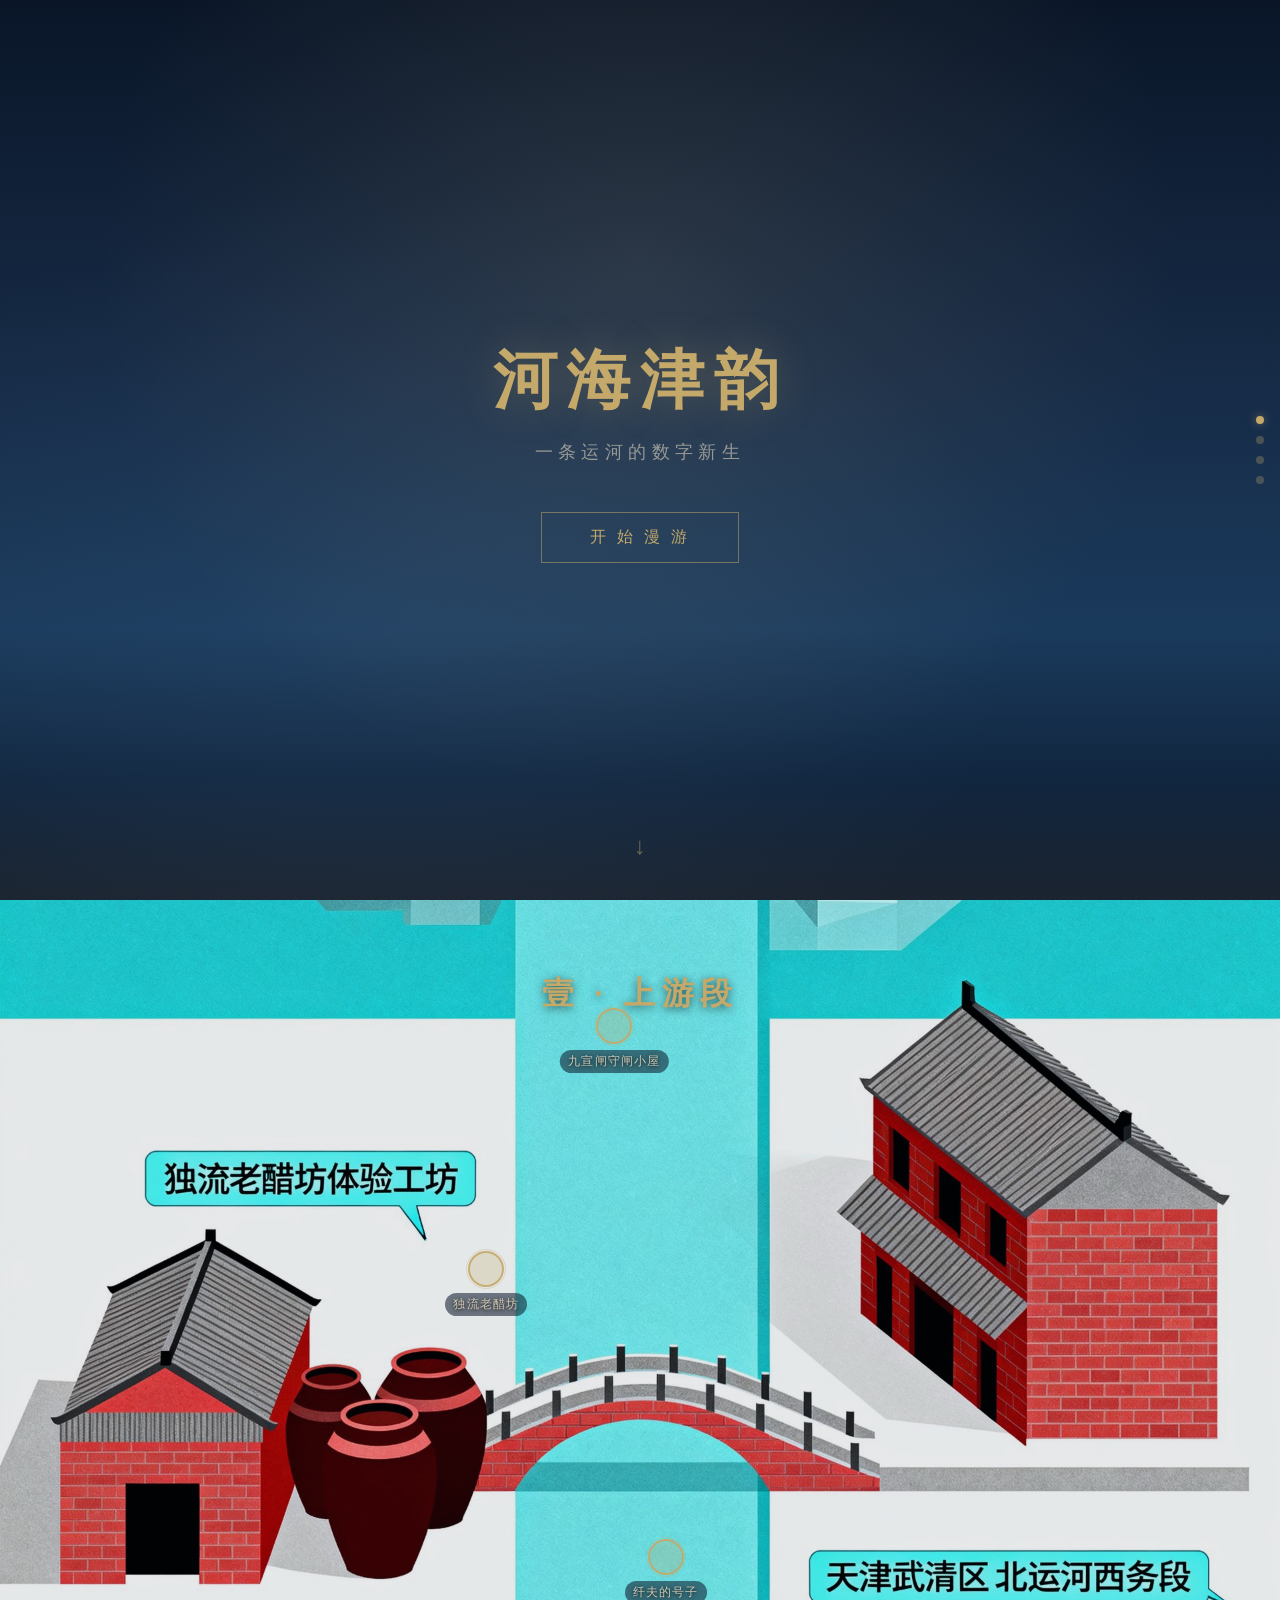
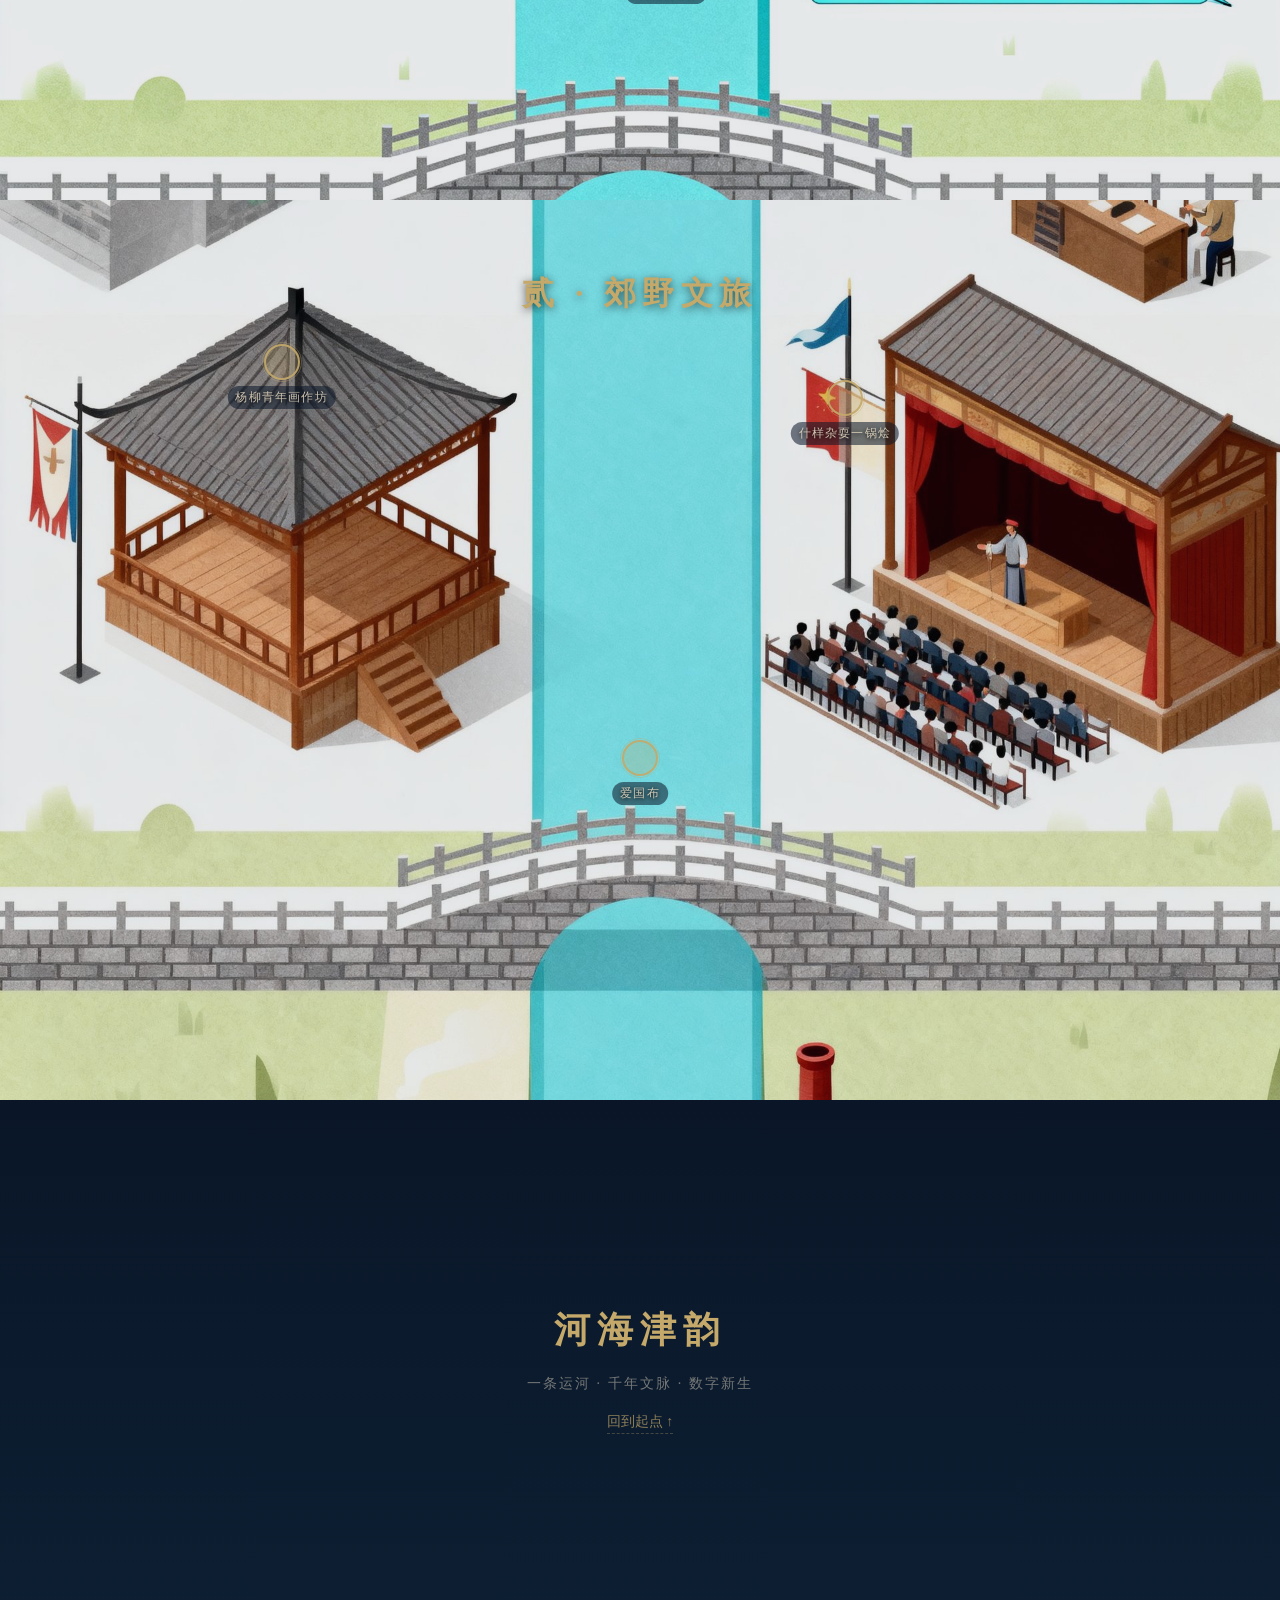
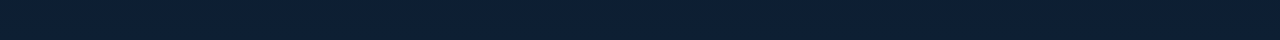
<file: hehaijinyun/index.html>
<!DOCTYPE html>
<html lang="zh-CN">
<head>
<meta charset="UTF-8">
<meta name="viewport" content="width=device-width, initial-scale=1.0, maximum-scale=1.0, user-scalable=no">
<title>河海津韵 · 一条运河的数字新生</title>
<style>
* { margin:0; padding:0; box-sizing:border-box; -webkit-tap-highlight-color:transparent; }
html { scroll-behavior:smooth; scroll-snap-type:y mandatory; }
body { font-family:"PingFang SC","Microsoft YaHei","Noto Serif SC",serif; background:#0a1628; color:#e0d5c0; overflow-x:hidden; }

/* Cover */
.cover { height:100vh; scroll-snap-align:start; display:flex; flex-direction:column; align-items:center; justify-content:center; position:relative; overflow:hidden; background: linear-gradient(180deg, #0a1628 0%, #162a45 40%, #1a3a5c 70%, #0a1628 100%); }
.cover::before { content:''; position:absolute; inset:0; background: radial-gradient(ellipse at 50% 30%, rgba(180,160,120,0.15) 0%, transparent 60%), radial-gradient(ellipse at 30% 70%, rgba(100,140,180,0.1) 0%, transparent 50%); }
.cover-wave { position:absolute; bottom:0; left:0; width:100%; height:120px; background: linear-gradient(180deg, transparent 0%, rgba(180,160,120,0.1) 100%); }
.cover-title { position:relative; z-index:1; font-size:clamp(36px, 8vw, 64px); font-weight:700; letter-spacing:0.15em; color:#c4a96a; text-shadow:0 0 40px rgba(196,169,106,0.3); margin-bottom:16px; }
.cover-sub { position:relative; z-index:1; font-size:clamp(14px, 3vw, 18px); letter-spacing:0.3em; color:rgba(224,213,192,0.6); margin-bottom:48px; }
.cover-btn { position:relative; z-index:1; background:transparent; border:1px solid rgba(196,169,106,0.5); color:#c4a96a; padding:14px 48px; font-size:16px; letter-spacing:0.2em; cursor:pointer; transition:all 0.3s; }
.cover-btn:hover { background:rgba(196,169,106,0.1); box-shadow:0 0 30px rgba(196,169,106,0.2); }
.cover-arrow { position:absolute; bottom:40px; left:50%; transform:translateX(-50%); animation:bounce 2s infinite; color:rgba(196,169,106,0.5); font-size:24px; }
@keyframes bounce { 0%,100%{transform:translateX(-50%) translateY(0)} 50%{transform:translateX(-50%) translateY(10px)} }

/* Section */
.section { height:100vh; scroll-snap-align:start; position:relative; display:flex; flex-direction:column; align-items:center; padding:0; overflow:hidden; }
.section-bg { position:absolute; inset:0; z-index:0; }
.section-bg img { width:100%; height:100%; object-fit:cover; display:block; opacity:0.9; }
.section-label { position:absolute; top:clamp(40px, 8vh, 80px); left:50%; transform:translateX(-50%); z-index:2; font-size:clamp(20px, 5vw, 32px); font-weight:700; letter-spacing:0.2em; color:#c4a96a; text-shadow:0 2px 10px rgba(0,0,0,0.6); }

/* Hotspot */
.hotspot { position:absolute; z-index:3; width:36px; height:36px; border-radius:50%; border:2px solid rgba(196,169,106,0.9); background:rgba(196,169,106,0.25); cursor:pointer; transition:all 0.3s; transform:translate(-50%,-50%); animation:pulse 2s infinite; }
.hotspot:hover, .hotspot:active { background:rgba(196,169,106,0.55); border-color:#c4a96a; box-shadow:0 0 24px rgba(196,169,106,0.5); }
.hotspot::after { content:''; position:absolute; inset:-4px; border-radius:50%; border:1px solid rgba(196,169,106,0.35); animation:pulse-ring 2s infinite; }
@keyframes pulse { 0%,100%{box-shadow:0 0 0 0 rgba(196,169,106,0.5)} 50%{box-shadow:0 0 0 14px rgba(196,169,106,0)} }
@keyframes pulse-ring { 0%,100%{opacity:0.4;transform:scale(1)} 50%{opacity:0;transform:scale(1.7)} }
.hotspot-label { position:absolute; left:50%; top:calc(100% + 8px); transform:translateX(-50%); white-space:nowrap; font-size:12px; letter-spacing:0.1em; color:rgba(224,213,192,0.9); text-shadow:0 1px 4px rgba(0,0,0,0.9); pointer-events:none; background:rgba(10,22,40,0.55); padding:3px 8px; border-radius:12px; }

/* Side panels overlay */
.side-overlay { position:fixed; inset:0; background:rgba(4,10,20,0.88); z-index:100; opacity:0; pointer-events:none; transition:opacity 0.4s ease; }
.side-overlay.open { opacity:1; pointer-events:auto; }
.side-panel { position:fixed; top:0; bottom:0; width:42%; max-width:520px; background:linear-gradient(180deg, rgba(18,36,58,0.96) 0%, rgba(10,22,40,0.98) 100%); border:1px solid rgba(196,169,106,0.18); backdrop-filter:blur(12px); -webkit-backdrop-filter:blur(12px); overflow-y:auto; transition:transform 0.5s cubic-bezier(0.22,1,0.36,1); padding:28px 26px; }
.side-left { left:0; border-left:none; border-radius:0 16px 16px 0; transform:translateX(-110%); }
.side-right { right:0; border-right:none; border-radius:16px 0 0 16px; transform:translateX(110%); }
.side-overlay.open .side-left { transform:translateX(0); }
.side-overlay.open .side-right { transform:translateX(0); }
.side-close { position:fixed; top:18px; left:50%; transform:translateX(-50%) translateY(-60px); z-index:110; width:42px; height:42px; border-radius:50%; border:1px solid rgba(196,169,106,0.35); background:rgba(18,36,58,0.9); color:#c4a96a; font-size:18px; cursor:pointer; transition:transform 0.4s ease 0.1s; display:flex; align-items:center; justify-content:center; }
.side-overlay.open .side-close { transform:translateX(-50%) translateY(0); }

.side-header { margin-bottom:18px; padding-bottom:14px; border-bottom:1px solid rgba(196,169,106,0.18); }
.side-type { font-size:12px; color:rgba(224,213,192,0.55); letter-spacing:0.15em; margin-bottom:8px; }
.side-title { font-size:clamp(20px,4vw,28px); color:#c4a96a; letter-spacing:0.1em; line-height:1.3; margin-bottom:10px; }
.side-meta { display:flex; flex-wrap:wrap; gap:8px; font-size:12px; color:rgba(224,213,192,0.7); }
.side-meta span { background:rgba(196,169,106,0.1); padding:3px 10px; border-radius:12px; border:1px solid rgba(196,169,106,0.15); }
.side-body { font-size:14px; line-height:1.95; color:rgba(224,213,192,0.88); }
.side-body p { margin-bottom:12px; }
.side-body h4 { font-size:13px; color:#c4a96a; margin:16px 0 8px; letter-spacing:0.1em; }
.side-body .highlight { color:#c4a96a; font-weight:500; }
.side-body .quote { border-left:2px solid rgba(196,169,106,0.4); padding-left:12px; margin:12px 0; color:rgba(224,213,192,0.75); font-style:italic; }
.side-body .date { color:rgba(196,169,106,0.7); font-size:12px; margin-bottom:4px; }

/* End */
.end { min-height:60vh; scroll-snap-align:start; display:flex; flex-direction:column; align-items:center; justify-content:center; background: linear-gradient(180deg, #0a1628 0%, #0d1f33 100%); gap:20px; }
.end h2 { font-size:clamp(24px,6vw,36px); color:#c4a96a; letter-spacing:0.2em; }
.end p { font-size:14px; color:rgba(224,213,192,0.5); letter-spacing:0.15em; }
.end a { color:rgba(196,169,106,0.7); text-decoration:none; font-size:14px; border-bottom:1px dashed rgba(196,169,106,0.3); padding-bottom:2px; }
.end a:hover { color:#c4a96a; }

/* Nav dots */
.nav-dots { position:fixed; right:16px; top:50%; transform:translateY(-50%); z-index:50; display:flex; flex-direction:column; gap:12px; }
.nav-dot { width:8px; height:8px; border-radius:50%; background:rgba(196,169,106,0.3); cursor:pointer; transition:all 0.3s; }
.nav-dot.active { background:#c4a96a; box-shadow:0 0 8px rgba(196,169,106,0.5); }
.nav-dot:hover { background:rgba(196,169,106,0.6); }

/* Scrollbar */
.side-panel::-webkit-scrollbar { width:4px; }
.side-panel::-webkit-scrollbar-thumb { background:rgba(196,169,106,0.25); border-radius:2px; }

/* Mobile adjustments */
@media (max-width:768px) {
  .side-panel { width:48%; padding:20px 14px; }
  .side-title { font-size:18px; }
  .side-body { font-size:13px; line-height:1.8; }
  .side-meta { font-size:11px; }
  .hotspot { width:30px; height:30px; }
  .hotspot-label { font-size:11px; }
}
</style>
</head>
<body>

<!-- Cover -->
<section class="cover" id="cover">
  <div class="cover-title">河海津韵</div>
  <div class="cover-sub">一条运河的数字新生</div>
  <button class="cover-btn" onclick="scrollToSection('part1')">开 始 漫 游</button>
  <div class="cover-arrow">↓</div>
  <div class="cover-wave"></div>
</section>

<!-- Part 1: 上游段 -->
<section class="section" id="part1">
  <span class="section-label">壹 · 上游段</span>
  <div class="section-bg"><img src="part1.jpg" alt="运河上游段"></div>
  <div class="hotspot" style="top:14%;left:48%;" data-id="p1_1">
    <span class="hotspot-label">九宣闸守闸小屋</span>
  </div>
  <div class="hotspot" style="top:41%;left:38%;" data-id="p1_2">
    <span class="hotspot-label">独流老醋坊</span>
  </div>
  <div class="hotspot" style="top:73%;left:52%;" data-id="p1_3">
    <span class="hotspot-label">纤夫的号子</span>
  </div>
</section>

<!-- Part 2: 郊野文旅 -->
<section class="section" id="part2">
  <span class="section-label">贰 · 郊野文旅</span>
  <div class="section-bg"><img src="part2.jpg" alt="运河郊野文旅段"></div>
  <div class="hotspot" style="top:18%;left:22%;" data-id="p2_1">
    <span class="hotspot-label">杨柳青年画作坊</span>
  </div>
  <div class="hotspot" style="top:22%;left:66%;" data-id="p2_2">
    <span class="hotspot-label">什样杂耍一锅烩</span>
  </div>
  <div class="hotspot" style="top:62%;left:50%;" data-id="p2_3">
    <span class="hotspot-label">爱国布</span>
  </div>
</section>

<!-- End -->
<section class="end" id="end">
  <h2>河海津韵</h2>
  <p>一条运河 · 千年文脉 · 数字新生</p>
  <a href="#cover">回到起点 ↑</a>
</section>

<!-- Side panels -->
<div class="side-overlay" id="side-overlay" onclick="closeSide()">
  <button class="side-close" onclick="closeSide()">✕</button>
  <div class="side-panel side-left" id="side-left" onclick="event.stopPropagation()">
    <div class="side-header">
      <div class="side-type" id="side-type"></div>
      <h2 class="side-title" id="side-title"></h2>
      <div class="side-meta" id="side-meta"></div>
    </div>
    <div class="side-body" id="side-left-body"></div>
  </div>
  <div class="side-panel side-right" id="side-right" onclick="event.stopPropagation()">
    <div class="side-body" id="side-right-body"></div>
  </div>
</div>

<!-- Navigation dots -->
<div class="nav-dots">
  <div class="nav-dot active" onclick="scrollToSection('cover')"></div>
  <div class="nav-dot" onclick="scrollToSection('part1')"></div>
  <div class="nav-dot" onclick="scrollToSection('part2')"></div>
  <div class="nav-dot" onclick="scrollToSection('end')"></div>
</div>

<script>
const hotspots = {

// Part 1
'p1_1': {
  title:'九宣闸 · 守闸小屋',
  type:'守闸人日记',
  era:'运河守护者',
  location:'天津静海区南运河九宣闸',
  left:`<h4>昔日使命</h4>
<p>九宣闸始建于明代，是南运河上重要的节制闸口，控制着上游来水与下游漕运的命脉。闸务关系重大，催生了专业的守闸人。其职责往往在家族内或师徒间传承，形成了一套观水情、启闸板、护漕船的独特经验体系。那“绞关嘎吱响，闸板寸寸提”的瞬间，决定着水流的速度与船只的通达。守闸人不只是水利工匠，更是运河脉搏的感知者。</p>`,
  right:`<h4>今日传承</h4>
<p>如今的九宣闸已实现现代化水利管理，但闸畔的青石台阶、古老的闸门结构依然诉说着往昔。这里已成为运河文化的重要站点，人们可以在此遥想当年守闸人提闸放水的场景，感受“运河命门”的厚重历史。那份对水情的敬畏、对责任的坚守，已融入运河文化的基因，被一代代人传承。</p>
<h4>静海九宣闸守闸人日记</h4>
<p class="date">癸卯年 六月初十 晴</p>
<p>一大早，天还黑着，我就醒了。河面上风凉飕飕的，还带着腥味，扑到脸上，一下子就清醒了。还是老样子，提上三尺长的铁板收，沿着青石闸门走一遭。大清早的石头又湿又滑，走得时候一定得一步一步走稳了，不然就和老张一样，摔地上半个月下不了床。不过我技术好，从来没摔过。</p>
<p>今天闸下的水流声和往日不一样，闷闷地，不清脆。我赶紧弯下腰，伸手探进水流，再仔细看水纹地走势。看来是上游前几日的雨下来了，水头快到了。我不敢怠慢，连忙把我儿叫醒，带着他来到绞关胖。我们俩一起抱住绞关的手臂，腰腿一起发力，铁轴与石槽嘎吱嘎吱响，闸板一寸寸被提起，汹涌的河水一下子涌出来。我看着我儿高大强壮的背影，第一次意识到我的儿子已经长大了，可以继承我的事业。我们陈家时代守着这九宣闸，到我这就是第三代了，从前我还担心儿子心太野，干不了这活，但是谁想到这小子越长大越沉稳，我这心一下踏实了。</p>
<p class="date">六月十五 小雨</p>
<p>今天天不好，刚晌午，雨就下来了。这雨啪嗒啪嗒没下一会，远远看着，一支漕船队就来了，船队在闸前慢慢停下来，跳板上跳下来一个押运官。我一看，嘿，老相识了。老何一开口还是文邹邹的，什么麻烦了幸苦了，我就不爱听，拉着他进来喝水歇脚。老何可歇不住，走到闸边，看看水位刻度，又抬头看看天，愁得直叹气。我知道他在担心什么，我赶忙宽慰他。现在这天气可不是和启闸放水，万一雨再下会，很危险，不如让船工兄弟们靠岸歇歇，吃几口热乎饭，等雨过了给你们送过去。</p>
<p>过了会，雨果然停了，老何笑得眯缝眼。我赶紧让闸门提起，十余艘船漕一艘艘过去，老何给我招手。我就说就没我办不成的事。</p>
<p class="date">六月二十 大暑</p>
<p>这鬼天气，没把人热死，但这也不耽误今天的大事。儿他娘一大早就开始收拾，杀了只鸡，香烛纸马也备好了，今天要祭拜河神爷，给他过生辰。</p>
<p>到了傍晚，天好容易凉快点，村里的人都来了。在河神庙前早就已经摆好了鸡、鱼还有瓜果。我穿着新衣服，站在乡老前，在庙前主持祭祀。我先点燃香烛，然后就开始念祝祷词，这是世代传下来的，我爹、我爷爷、我太爷爷祭祀的时候都要念，乞求来年平安，接着大家一起倒地跪拜。等祭拜完了，我就把供品跟大家分了，这就是“散福”，大家就一边吃一边笑。每次祭拜都是我最开心的时候，看着大家说笑，再看着我们世代守护的运河，心里美滋滋的。</p>`
},

'p1_2': {
  title:'独流老醋坊 · 体验工坊',
  type:'醋坊学徒回忆录',
  era:'舌尖上的非遗',
  location:'天津静海区独流镇南运河畔',
  left:`<h4>昔日匠心</h4>
<p>独流老醋，源于明代，与运河血脉相连。是中国三大传统名醋之一，与山西陈醋、镇江米醋齐名，距今已有三百多年历史。其酿造技艺于2002年入选天津市非物质文化遗产名录。在漕运鼎盛时期，一坛坛老醋经由南运河进入海河，北上京津，南下齐鲁，成为运河饮食文化中流通的商品与味觉记忆。</p>`,
  right:`<h4>今日新生</h4>
<p>如今，独流老醋作为重要的非遗品牌持续发展。传统的古法技艺，作为宝贵的文化记忆在行业内得到传承与保护。在独流镇，游客可以了解酿造流程，品尝正宗风味，感受运河之水与时间共同造就的匠心之作。</p>
<h4>南运河畔独流镇醋坊学徒回忆录</h4>
<p>我叫石头，宣统二年一进秋，我就被爹娘送到这镇上的醋坊做学徒。我其实一点都不想来，我舍不得我爹娘。我娘对着我抹眼泪，一边给我收拾包袱一边哭，看得我也想哭。我爹拍拍我脑袋，嘱咐我手脚麻利点，让我多学多问，学个手艺以后饿不死。我有点懂又优点糊涂，但是我爹总不会害我，我就这么上路了。</p>
<p>我们独流镇顶有名，一是因为南运河三岔河口的水流在这里，一是因为我们这有名的醋。</p>
<p>刚到醋坊的时候，那味差点给我呛晕过去。如果只是酸味倒还好了，那味道说不上来，好像钻进我的鼻孔进我的脑子，冲得我睁不开眼。我的师傅是醋坊得大掌柜，精瘦精瘦的，眼睛比刀还锋利。我当时有些怕他。他领着我去院子里看上百口半埋在底下的紫砂缸，告诉我这醋是要运河的水、本地的高亮还要加上本地的日头、风和耐心，少一个都酿不出来。我装作听懂的样子点点头。</p>
<p>然后我就开始干活了，从最简单的看缸开始。每天天不亮，我就要跟着大师兄光着脚爬上梯子，一个个揭开缸顶的苇席盖子。我一开始不懂为啥一定要光着脚，这脚底板老被石子沙子扎。师傅训我，说脚底板最知道冷热，只要光着脚踩上去，才能指导缸里面的温度变化。我不敢顶嘴，只能光脚踩在满是露水的缸沿上，有时还差点摔下去。幸好有我师兄在，他在我后面托着我，还叮嘱我让我身子稳住，这样眼睛才能看准，鼻子才能闻细。我听话弯腰去闻，这味更冲了，我眼睛都睁不开，师傅还要在旁边考我，问我东角第三口缸什么成色了。我努力地去闻，好像酸里面有点酒气，还有点果子熟了的甜香。师傅告诉我那是醋正在转味，过两天就该下盐止酵了。我好像懂一点了。</p>
<p>酿醋除了手艺还需要运河水。坊里取水，不能在近岸的浅水，一定要摇着小船到运河中心水流最活的地方用水桶沉下去打上来。师傅说这是因为岸边的水有太多泥土气，不够活。等到了冬天，河面结冰，漕运听了，我们醋坊却忙了起来，为的是开春的第一批商船。</p>
<p>那时候整个镇子都是醋香味，一辆辆骡马车都拉着成坛的老醋，从各个醋坊汇聚到运河码头。可热闹了，船老大和醋坊掌柜们在岸上议价，扛活的脚夫们喊号子把一坛坛醋搬上甲板。那些醋就这么顺着南运河进入海河，北上京津，南下齐鲁。</p>
<p>我来到这的第三年，我终于有机会跟着师傅一起淋醋，就是把发酵成熟的醋装进淋缸，舀入运河水，利用古法让汁液一层层渗透析出。师傅让我尝了一口，那味道很香很香，还有回甘。我终于爱上了这里的醋，爱上了酿醋，之前师傅和我说的话，爹娘和我说的话我全懂了。</p>`
},

'p1_3': {
  title:'纤夫的号子',
  type:'纤夫日记',
  era:'力的诗篇',
  location:'天津武清区北运河河西务段',
  left:`<h4>昔日身影</h4>
<p>北运河河西务段，河道曲折，水流湍急。纤夫们赤膊弓背，脚踩险峻河岸，肩扛沉绳，以号子为令，齐心拉船前行。那一声声即兴编唱的劳动号子，不仅是协调动作的节拍，更是与自然抗争的生命呐喊，是运河上最原始悲壮的声音艺术。</p>`,
  right:`<h4>今日回响</h4>
<p>如今的北运河武清段，经过生态治理与景观提升，已成为风景优美的滨水廊道。漫步于此，可在绿水清风中遥想当年“舟行水上、纤夫在岸”的艰苦与壮阔，感受运河文化中坚韧不拔的精神力量。</p>
<h4>武清段北运河河西务一代纤夫日记</h4>
<p class="date">民国四年 三月初二 晴</p>
<p>河开了。在河西务等了七八天，冰排总算往下走了，我和兄弟们眼睛里直冒绿光，一个冬天过去，我们肚子里的油水早就刮干净了。</p>
<p>今天接了开春的第一趟活，是通州来的粮船，往天津卫送。这船老大好说话，价钱老规矩，还管两顿饭。</p>
<p>我和兄弟们一下子来了干劲，我一嗓子吼出去：“搭肩——”。身后十几个兄弟齐刷刷把纤绳往肩膀上套，拿绳子死沉死沉，像一条大蟒蛇，往肩上一搭感觉骨头都断了。这天凉，绳子也沉，要想活干好，非得使点绝招，那就是喊号子。什么“天上的日头毒又毒”“地下的喝水冷又冷”，几句喊下来身子也热了，也有劲了，而且得是喊得越大声越好。我边喊边留意，这一群人属我喊得好。</p>
<p class="date">三月初五 阴</p>
<p>要说我们最怕的就是过青石砬子了，那简直就是鬼门关。路窄得跟刀尖一样，下面就是翻滚的水流。只要一到这，我准得喊：“收绳——提起——”。所有人都紧紧贴在石壁上，屏住呼吸，一寸一寸挪动，这时候就又要喊号子了。</p>
<p class="quote">“加把劲啊——过了鬼门关！”<br>“阎王爷嫌咱——命太贱！”</p>
<p>喊几句提提气，再一点点磨过去，每次过去了，我都松口气。</p>
<p class="date">三月甘八 晴</p>
<p>这趟活总算是完了，结完账，手里拿了钱，心里才踏实，这次也是有惊无险啊。到了码头边，看到一个学生模样的人那个本子不知道再写什么。看到我过来他跑来问我会不会唱号子，说这是民间艺术。</p>
<p>这可是问对人了，这一片谁不会唱号子，但是属我唱得最好，但是说啥民间艺术我也不懂，那学生好像想听，我就跟他喊了几句，我一边喊，他一边记。后来我才明白，他那我们的号子当文化嘞。我是不懂这那的，我只知道，没有这号子我们就干不了活，这鬼门关也过不去，有了号子就有了胆子，有了吃饭的家伙。不管了， 好好歇歇，明天，又要回去了。</p>`
},

// Part 2
'p2_1': {
  title:'杨柳青年画作坊',
  type:'年画匠人日记',
  era:'清代中叶—民国时期城市手工艺文化',
  location:'天津西青区杨柳青镇',
  left:`<h4>昔日辉煌</h4>
<p>杨柳青木版年画自清代中叶盛行，以杨柳青镇为核心，辐射南乡三十二村庄（如周家庄、李家庄、赵家庄、古佛寺、炒米店等），形成庞大的年画生产体系。作坊里香气混杂，墨汁、木料、炭条、宣纸轮番上阵，画师们晨起听码头号子、傍晚看南运河渔火点灯，打样、雕版、套色、开相、裱画一气呵成。年画图案丰富多彩，吉祥喜庆，流行于天津及周边地区的民居门楣、商铺橱窗。那时的杨柳青，是年画手艺人聚集的中心，也是运河水路贸易带动下的文化繁盛之地。</p>`,
  right:`<h4>今日新生</h4>
<p>时光流转，杨柳青镇的年画作坊虽少了当年的繁忙，但木版年画仍通过博物馆、文创体验店和节庆活动延续。游客可走进改造后的作坊，观摩打样、刻版、套色、开相、裱画全过程，体验“墨香、纸香、木香”的古老工艺。作坊旁的南运河水面静静流淌，古运河桥梁和村落轮廓依稀可辨，仿佛把人带回民国时期的作坊日常。年画不仅是文化遗产，更成为市民和游客理解天津运河沿岸历史生活的窗口，让古老的年味在现代城市中得以延续。</p>
<h4>《杨柳青年画匠人日记：勾·刻·印·画·裱》</h4>
<p class="date">一、勾：出样子——腊月十六·晨</p>
<p>霜花结在门楣上，南运河的雾正漫过九宣闸，又到了必须缩着脖子开门的年关。</p>
<p>听见辛口码头那头传来拖船的号子，我便知道自己该起来开工了。无论是对岸的商船，还是我用来糊口的这门年画手艺，都跟运河水一样从祖祖辈辈那代流淌下来，师傅在世时常说：“咱辛口的水，打从光绪九年宣闸那会儿就养人。”</p>
<p>作坊里杜梨木板的香气混着新磨的墨味，比后巷玉佛寺的檀香还提神。今天要做的是《莲年有余》墨线版，讲的是吉祥喜庆、年年有余。天津人过年，门上少不了贴这幅画：胖娃娃抱鲤鱼，脚踩莲花，寓意“有鱼有莲”“连连有余”，图个好兆头。</p>
<p>我让徒弟小顺磨墨，砚台里墨汁映着窗棂，跟窗外的运河水一块晃。我拿起炭条开始打样。行里把这步叫“勾”，也叫“出样子”。是整幅年画的第一步，相当于立骨架。画师得先照着画店要的题目或自己的心意设计图样，初稿打完，再一遍遍改，最后用白描的法子勾出干净线稿，转到薄棉纸上备用。杨柳青年画的底子，全靠这一勾的准头。</p>
<p>小顺磨完墨也有样学样，捏着炭笔打草稿，鱼肚画得比漕船还宽。我敲他脑袋笑骂：“鲤鱼再肥也得收着劲儿，你这画得像没扎口的粮袋！”</p>
<p class="date">二、刻：雕版——腊月十七·晚</p>
<p>腊月二十三，天擦黑，屋外风刮得瓦片直响。老霍正低着头刻那块《莲年有余》，手底下的木板被刨得细腻光滑，凿子一进一出，卷起的木屑打着旋儿落到膝头。</p>
<p>“瞅这鲤鱼，肥得好！”他乐呵呵地说，胡子尖都颤。老霍刻的是墨线版——整幅画的“骨头”，得稳，得有神气。他爷爷当年给光绪爷画过“贴落”，老霍总爱提这茬儿，说手上的茧子比刨子还硬。</p>
<p>我问：“‘点套’分了几色？”老霍头也不抬：“红黄绿蓝，四色。”作坊里干活的都懂，“点套”是印刷前的分色定版，也就是在画稿勾好、刻出墨线版之后，要由画师确定整幅画要用几种颜色、每种颜色印在什么位置。每定一种色，就得刻一块对应的色版。三色拙朴，四色活泛，五色热闹，六色就得大师出手。所以老霍说红黄绿蓝四色，其实是在显摆手艺，说明他刻的墨线版分色讲究、层次够足。四色能配出七八种过渡色，既热闹又不俗，正是行里人常夸的“四色套，八面光”。</p>
<p>小顺在旁边打下手，我让他学着认刀。圆口刀刻弧线，莲花瓣、胖娃娃脸都靠它；斜口刀刻直线，鱼鳞、衣褶要利落；三角刀专管细活儿，眼眉、叶脉、鱼须。</p>
<p>“师傅，”小顺问，“刻到啥时候才算出师？”我重复了一遍师祖讲过的话：“等你刻的鲤鱼能让猫去扑，就算成了！”</p>
<p class="date">三、印：套色——腊月十八·午</p>
<p>“啪嗒！”我把木夹子拍在画案上，宣纸绷得紧紧的。小顺蹲在旁边，我指着纸边说：“印画先得夹牢，松了，印出来就是歪嘴娃娃！”他慌忙学着夹，我接过来示范：“天头一道，地脚一道，中间一道，三夹稳喽，纸才不会跑。”</p>
<p>案上放着昨夜晾干的墨线版，旁边一溜排着红、黄、绿、蓝四色版。印画的规矩，是先骨后肉——墨线先印出神气，再套彩添喜气。</p>
<p>我先在墨线版上匀匀抹上墨，左手翻纸，右手拿起鬃刷。刷子在纸上轻轻滑过，一下、两下，墨迹便透了上来。力道必须把握好，趟子使得太轻，线不匀；太重，又容易糊。印完一色，换一版，一遍遍对准十字标。先印红，红是喜气的根儿。娃娃的腮、鲤鱼的鳞尖，都是红。刷子一趟过去，整幅画立马亮了。再印黄，黄是光，是福气。它落在元宝、腰带、莲心上，添得整幅画金灿灿的。第三是绿，绿衬生意，也养眼。莲叶、鱼尾、门帘，都靠它生出活气。最后压蓝，蓝是压轴的色，不多，只点在云纹、鞋帮上，稳着气场，不让前头几色显得太喧闹。</p>
<p>四版一层层叠上去，趟子扫动的节奏像河水拍岸，纸面一点点透出年味。晾起来看，红不俗、黄不燥、绿不脏、蓝不暗，热闹得刚刚好。</p>
<p class="date">四、画：开相——腊月十九·晚</p>
<p>油灯的火苗子舔着灯芯，把画案子照得一片黄澄澄。我跟小顺蹲在“门子”前——今儿该给《莲年有余》的胖娃娃“开相”。</p>
<p>小顺笨手笨脚捏着细狼毫笔，金粉调得太稀，一滴黄汤子滴在鱼眼睛上，他“哎哟”一声，脸立马白了。我照着他后脑勺拍了一巴掌：“慌嘛！拿吸水纸沾，别擦！明儿让你娘拿鸡蛋黄给你补补手笨！”</p>
<p>作坊里颜料罐子叮当作响——石青是拿蓝铜矿碾的，末子细得能飘起来；藤黄搁在粗瓷碗里，跟南运河的迎春花一个色。我眯着眼瞅那胖娃娃的脸，想起画诀里的娃娃样：“短胳膊短腿大脑壳，小鼻子大眼没有脖”。</p>
<p>外头忽然“砰”的一声炸响，小顺吓得笔都掉了。我扒着窗户一看——是西巷二傻子在放二踢脚，红纸屑飞得比玉佛寺的塔尖还高。老杨头推着车吆喝：“山楂的！糖葫芦串儿——”小顺吸溜着鼻子：“二十三祭灶，我娘说要炸糖糕……”“先把活儿干好！”</p>
<p>“师傅，咱这手艺，明年还能有饭吃不？估衣街的洋布庄都卖机器印的画了……”灯芯爆了个小花，我叹口气，把油灯往他那边推：“明儿还得给石家大院那幅‘开脸’，早点睡。记着，只要还有人家贴年画，咱手里的笔就撂不下。”</p>
<p class="date">五、裱：装裱——腊月二十·晨</p>
<p>小顺一早就把糨糊熬好，我伸手试了试温度，不凉不烫，正合适。案上摊着昨夜晾干的《莲年有余》，胖娃娃的红袄绿裤透着光。</p>
<p>“裱画靠的不是力气，是稳。”我叫小顺过来打下手，用刷子顺着纸背抹糨糊。头道托纸贴上后，轻轻赶气、拍平，再晾。第二道、第三道都得等干透再托，这叫“三托三晾”，急不得。好画得靠好裱，最后的成果板正、透气、扛潮，挂十年都不会走样。</p>
<p>等日头爬到文昌阁檐角，我抹了把汗，把画晾在竹架上。四五天的工夫，就为了这一幅。等颜色透干，石家大院的伙计来取，人家挂在堂前，也就图个热闹。无论咱做得再仔细，到了他们眼里，也不过是年节里的一幅买卖画。吃过腊八粥，贴上去，过了元月十五就撕下烧了。咱这些手艺人忙得眼花手软，图的就是一声“行价没变”。</p>
<p>有时我也琢磨，这门手艺还能坚持多久。不过，万一还有人想买呢？年画嘛，喜气的事，总不能断在咱这代人手上。</p>
<p>南运河上的渔火亮了，独流木桥的轮廓在暮色里像幅水墨画。小顺蹲在门槛上数铜板，我拍他后背：“收好了，改明儿给你娘做身新衣裳，剩下的给你爹打壶酒。”</p>`
},

'p2_2': {
  title:'什样杂耍一锅烩',
  type:'津门茶园散文',
  era:'民国时期—天津曲艺鼎盛期',
  location:'天津南开区运河沿线杂耍茶园',
  left:`<h4>昔日辉煌</h4>
<p>天津杂耍，作为北方曲艺的重要发祥地，自民国初年起便活跃于大运河沿岸的小梨园、大观园等舞台。杂耍园子（茶园）多依运河而建，台下观众与船工、茶客亲近互动，演员即兴应对观众“垫话”，形成独特表演传统。演出内容称为“什样杂耍一锅烩”，融合京韵大鼓、梅花大鼓、河南坠子、山东梨花片等各地曲艺技艺，并强调“现挂”，即演员根据现场情况临时发挥、加花点（即兴的装饰性表演或唱词）。代表名家刘宝全以京韵大鼓闻名，唱腔雄浑、节奏明快，即兴能力强；史文秀擅长梅花大鼓，注重声势结合，鼓点与身段变化精彩。“戏剧大成于北京，杂耍发祥于天津”的深厚底蕴，令杂耍成为津门特有的城市文化符号。</p>`,
  right:`<h4>今日新生</h4>
<p>随着时代变迁，传统杂耍文化面临传承断层和观众流失，但天津杂耍正积极推动复兴与保护。多家老字号园子改造为文化演艺场所，定期举办杂耍表演和曲艺讲座，让公众体验原汁原味的津门味道。近年来，天津市已启动杂耍申报国家级非物质文化遗产工作，这不仅肯定了其历史价值，也为艺术创新提供政策支持。通过申遗，年轻观众被吸引参与演出与学习，相关部门加强整理与研究，天津杂耍的传统技艺、表演规则和互动文化得以保存和传承。</p>
<h4>《津门杂耍茶园》</h4>
<p>“当啷——！”茶房老李手一抖，铜壶盖掉地上，正赶上戏台上张寿臣抖包袱：“您猜咋地？京剧名角登台得鸣锣开场，咱这杂耍园子的角儿上场——得先接茶客扔的糖堆儿！”</p>
<p>满场都乐了，运河风裹着鱼腥味吹进杂耍园子，无论是老街坊还是新游客都拍起手来。</p>
<p>船工老张蹲第一排，啃着炸糕接话：“刘宝全先生，您那《白帝城》今儿得带‘花点’啊！”台上先生立马改词：“赵云护主——就跟您过河似的，千难万险盖不住的稳当！”台下哄笑叫好：“听听！张大哥，明儿您过了三岔口，可得给刘先生捎两条活鱼来！”——这才是天津杂耍园子的热络气儿，台上台下拿码头事儿逗乐。</p>
<p>天津杂耍的词儿是“现挂”的，不止今天这场是这样。河南坠子田姑娘抱着坠胡上台，见台下估衣街的老板娘正扒拉算盘，张口就改了词：“穆桂英披挂整，不挂帅印扛面袋，估衣街的布衫子，全靠商船遥运来！”茶房老李拎着锡壶跑过，接了句荤口：“田姑娘要是扛面袋，船工们抢着帮你拉纤哟！”台上姑娘脸一红，手里坠胡一挑，调子拐了个天津快板的弯儿，逗得满场茶碗碰得叮当响。</p>
<p>咱天津是“什样杂耍一锅烩”。刚看完史文秀的梅花大鼓，转眼就见抖空竹的小子把空竹甩成漩涡；戏法王的坛子在手里转得比漕船舵还溜，啪地一声扣桌——变出仨狗不理包子！</p>
<p>月上中天，运河里的船点起灯笼，茶园的汽灯把“杂耍”俩字照得发烫。真正的天津味儿，就在这园子里：不装腔，不拿乔。糖堆儿飞满空，台下观众随口接话，手巾、道具在空中翻腾，汗珠、笑声、喊声混成一股热气，活泛泛地淌进老少爷们的心里。</p>`
},

'p2_3': {
  title:'爱国布',
  type:'民国《益世报》特讯',
  era:'民国时期——天津民族工商业兴起期',
  location:'估衣街实业工厂旧址',
  left:`<h4>昔日辉煌</h4>
<p>民国初年，天津已是北方最重要的纺织重镇。漕运衰而商贸兴，沿运河两岸的工厂烟囱与机织声，成为近代中国“新工业文明”的象征。自周学熙创办直隶工艺总局以来，天津织染业迅速由手工坊转入机器化生产。1904年创立的“天津织染缝纫公司”，率先引入英式电力织机；1915年官办“直隶模范纺纱厂”开工，成为北方机器纺织业的起点。其后华新、裕元、宝成等民族资本纱厂相继成立，织机林立，昼夜轰鸣。</p>
<p>“爱国布”的旗帜在五四运动中高高飘扬。为抵制洋货，天津工人以国产棉纱织布，染上蓝印、花纹与“华新”商标，称为“爱国布”，销往北平、山东、河南各地。彼时的织工，多为出身贫寒的女子，操梭转机间，终日纺线。人称“织娘”或“机房红”，她们身影穿梭于纱机之间，犹如机器的脉搏，与城市的呼吸同频。</p>`,
  right:`<h4>今日新生</h4>
<p>昔日的大胡同织染区，机杼之声早已淡去，而天津织染工业的精神却在城市记忆中延续。天津青年设计师与非遗传承人合作，将“爱国布”图案与蓝印花布、织锦纹样相结合，推出文创服饰与织品，将旧日工房的机械美学重新转译为当代审美。织染，不再只是工业的象征，而成为天津城市精神的载体——以柔制刚，以工显智，在流水的节奏中延续一座城市的生命力。</p>
<h4>爱国布风行津门　国产货撼动九州</h4>
<p class="date">民国八年五月六日 天津《益世报》特讯（本报记者 张伯苓）</p>
<p>天津电——天津所产“爱国布”，驰名全国，近来尤为津门之冠。其兴起之原，实肇于本世纪初叶民族危机方殷、爱国思潮方炽之际。清廷末年，洋布充斥，土布销路渐废，织匠失业，街巷机声日稀。时直隶总督袁世凯以“新政”为号，设直隶工艺总局于津，以“振兴工艺、奖劝民办实业”为旨，劝民间自织自染，期以挽回利权。然因外货倾销，国人好洋，成效寥寥。</p>
<p>迨至光绪三十一年（1905），举国掀起反美爱国运动，天津工商学三界首倡“抵制美货”“提倡国货”，《不售美货说帖》《抵制美货实行办法十则》相继传布。商界名士宋则久，时任敦庆隆绸缎庄经理，率先登《大公报》广告，宣称“代售天津各厂所织诸样土布”，并题名“爱国布”，取其“以布表志、以货报国”之义。此举一出，群商效之，国货风气乃大启焉。</p>
<p><span class="highlight">【实业自强　学界助宣】</span>记者近日至估衣街采访，所见爱国布之旗帜几遍街衢，男女学子多着土布衫，襟前绣五色旗徽。天津女师学生李慧珍登台演说曰：“洋布着身，犹受外侮；土布披体，方见自尊！”声震屋瓦。各布庄悬挂“爱国布”“中国人”诸商标，顾客盈门，排队者自朝至暮不绝。裕昌布庄东主赵德山更宣称：“凡购国布者，学生半价，市民满丈赠徽。”城西“天津实业工厂”厂主韩锡章受访言：“自国货运动起，厂中织机百余架，昼夜不歇。南开、北洋学生多来义务助销。”</p>
<p><span class="highlight">【学界倡言 商界响应】</span>记者近日走访城内多家布庄与织布厂，所见所购爱国布均附商标，精美印制，或绘五色旗，或饰狮球、麒麟、双凤、聚宝盆、八仙、魁星等图案，寓意爱国富民；亦有飞艇、火车、轮船、汽车等图样，象征时代新机。各厂主多题告白于布边，言“提倡国货、振兴工商”“精求实业、挽回利权”，并嘱顾客“认明商标，庶不致误”。其文虽质朴，而情切切，见商人之良心、国人之志气。</p>
<p><span class="highlight">【质精于工　名扬四方】</span>记者所访各厂，织布机改良已多，布质较前精细。民立第三半日学堂工艺厂曾与技师共研，将机器改良后，织布速度倍增，布质更为细密。《大公报》曾称赞：“其功可抵美布矣。”诸厂普遍重视机件、染料、花样之改进，织造素布、花布、闪花布、丝光布，以及袍料、被面等各式品类。工人昼夜操机，顾客络绎不绝，学界商界交相响应，皆以土布示志，彰显爱国之心。</p>
<p>目前，天津爱国布风行津门，学生、市民争相购买，五色旗飘处，即见其布之影。厂主与学子同心，昼夜奔忙，热闹非常，其盛况可谓前所未有。</p>`
},

};

document.querySelectorAll('.hotspot').forEach(el => {
  el.addEventListener('click', () => openSide(el.dataset.id));
});

function openSide(id) {
  const h = hotspots[id];
  if (!h) return;
  document.getElementById('side-title').textContent = h.title;
  document.getElementById('side-type').textContent = h.type;
  document.getElementById('side-meta').innerHTML = `<span>${h.location}</span><span>${h.era}</span>`;
  document.getElementById('side-left-body').innerHTML = h.left;
  document.getElementById('side-right-body').innerHTML = h.right;
  document.getElementById('side-overlay').classList.add('open');
  document.getElementById('side-left').scrollTop = 0;
  document.getElementById('side-right').scrollTop = 0;
  document.body.style.overflow = 'hidden';
}

function closeSide() {
  document.getElementById('side-overlay').classList.remove('open');
  document.body.style.overflow = '';
}

function scrollToSection(id) {
  document.getElementById(id).scrollIntoView();
}

// Close on Escape key
document.addEventListener('keydown', e => {
  if (e.key === 'Escape') closeSide();
});

// Nav dot tracking
const sections = ['cover','part1','part2','end'];
const dots = document.querySelectorAll('.nav-dot');
const observer = new IntersectionObserver((entries) => {
  entries.forEach(entry => {
    if (entry.isIntersecting) {
      dots.forEach((d,i) => d.classList.toggle('active', sections[i] === entry.target.id));
    }
  });
}, { threshold: 0.5 });
sections.forEach(id => {
  const el = document.getElementById(id);
  if (el) observer.observe(el);
});
</script>
</body>
</html>
</file>
<file: style.css>
/* ===== 基础变量 ===== */
:root {
  --paper: #f4f2ec;
  --paper-aged: #ede9e1;
  --ink: #1a1a1a;
  --ink-dim: #4a4a4a;
  --ink-muted: #8a8a8a;
  --border: #2a2a2a;
  --border-light: #d4d0c8;
  --shadow: 0 2px 12px rgba(0, 0, 0, 0.12);
  --radius: 0;
  --radius-lg: 0;
  --transition: 0.3s ease;
  --nav-width: 220px;
  --footer-height: 60px;

  /* 旧变量映射，保持兼容 */
  --bg: var(--paper);
  --bg-card: #fff;
  --bg-hover: var(--paper-aged);
  --primary: #1a1a1a;
  --primary-light: #4a4a4a;
  --text: var(--ink);
  --text-dim: var(--ink-dim);
  --text-muted: var(--ink-muted);
  --border-hover: var(--border);
}

/* ===== 重置 ===== */
*, *::before, *::after {
  box-sizing: border-box;
  margin: 0;
  padding: 0;
}

html, body {
  height: 100%;
  overflow: hidden; /* 禁止全局滚动 */
}

body {
  font-family: Georgia, 'Times New Roman', 'Noto Serif SC', 'SimSun', serif;
  background: var(--paper);
  color: var(--ink);
  line-height: 1.7;
}

/* 报纸纸张纹理 */
body::before {
  content: '';
  position: fixed;
  inset: 0;
  pointer-events: none;
  z-index: -1;
  opacity: 0.35;
  background-image:
    radial-gradient(circle at 20% 30%, rgba(0,0,0,0.03) 1px, transparent 1px),
    radial-gradient(circle at 70% 60%, rgba(0,0,0,0.02) 1px, transparent 1px),
    radial-gradient(circle at 40% 80%, rgba(0,0,0,0.03) 1px, transparent 1px);
  background-size: 120px 120px, 180px 180px, 220px 220px;
}

/* ===== 侧边导航 ===== */
.side-nav {
  position: fixed;
  left: 0;
  top: 0;
  width: var(--nav-width);
  height: 100vh;
  background: var(--paper-aged);
  border-right: 2px solid var(--border);
  display: flex;
  flex-direction: column;
  z-index: 100;
  transition: transform var(--transition);
}

.nav-header {
  padding: 24px 20px;
  border-bottom: 2px solid var(--border);
  display: flex;
  flex-direction: column;
  align-items: center;
  gap: 8px;
  text-align: center;
}

.nav-logo {
  font-size: 28px;
  color: var(--ink);
  font-family: Georgia, serif;
  line-height: 1;
}

.nav-title {
  font-size: 15px;
  font-weight: 700;
  color: var(--ink);
  letter-spacing: 0.15em;
  text-transform: uppercase;
}

.nav-list {
  list-style: none;
  padding: 20px 16px;
  flex: 1;
}

.nav-list li {
  margin-bottom: 6px;
}

.nav-link {
  display: block;
  padding: 12px 16px;
  color: var(--ink-dim);
  text-decoration: none;
  border: 1px solid transparent;
  transition: all var(--transition);
  font-size: 14px;
  font-weight: 500;
  letter-spacing: 0.08em;
  position: relative;
}

.nav-link::after {
  content: '';
  position: absolute;
  bottom: 6px;
  left: 16px;
  right: 16px;
  height: 1px;
  background: var(--border-light);
}

.nav-link:hover,
.nav-link.active {
  background: var(--paper);
  color: var(--ink);
  border-color: var(--border);
}

.nav-link:hover::after,
.nav-link.active::after {
  background: var(--border);
}

.nav-footer {
  padding: 16px 20px;
  border-top: 2px solid var(--border);
  font-size: 11px;
  color: var(--ink-muted);
  text-align: center;
  font-style: italic;
}

/* ===== 移动端菜单 ===== */
.menu-toggle {
  display: none;
  position: fixed;
  top: 16px;
  left: 16px;
  z-index: 101;
  width: 40px;
  height: 40px;
  background: var(--paper);
  border: 2px solid var(--border);
  cursor: pointer;
  flex-direction: column;
  align-items: center;
  justify-content: center;
  gap: 5px;
}

.menu-toggle span {
  display: block;
  width: 20px;
  height: 2px;
  background: var(--ink);
  transition: all var(--transition);
}

.overlay {
  display: none;
  position: fixed;
  inset: 0;
  background: rgba(0, 0, 0, 0.4);
  z-index: 99;
}

/* ===== 页面容器 - 核心架构 ===== */
.page-container {
  position: fixed;
  top: 0;
  left: var(--nav-width);
  right: 0;
  bottom: var(--footer-height);
  opacity: 0;
  visibility: hidden;
  transition: opacity 0.3s ease, visibility 0.3s ease;
  z-index: 1;
}

.page-container.active {
  opacity: 1;
  visibility: visible;
  z-index: 2;
}

/* 页面内部滚动区域 */
.page-scroll {
  height: 100%;
  overflow-y: auto;
  overflow-x: hidden;
  scroll-behavior: smooth;
}

.page-content {
  padding: 40px 48px 80px;
  max-width: 1200px;
  margin: 0 auto;
}

/* ===== 页脚 ===== */
.site-footer {
  position: fixed;
  bottom: 0;
  left: var(--nav-width);
  right: 0;
  height: var(--footer-height);
  background: var(--paper-aged);
  border-top: 2px solid var(--border);
  display: flex;
  flex-direction: column;
  align-items: center;
  justify-content: center;
  padding: 8px 24px;
  z-index: 50;
}

.disclaimer-text {
  font-size: 11px;
  color: var(--ink-muted);
  text-align: center;
  line-height: 1.4;
}

.footer-sign {
  font-size: 12px;
  color: var(--ink-dim);
  margin-top: 4px;
  font-style: italic;
}

body.reader-mode #container-reader {
  bottom: 0;
}

body.reader-mode .site-footer {
  display: none;
}

body.reader-mode .menu-toggle {
  display: none !important;
}

/* ===== 首页 ===== */
.hero {
  min-height: 100%;
  display: flex;
  align-items: center;
  justify-content: center;
  position: relative;
  padding: 60px 40px;
}

.hero::before {
  content: '';
  position: absolute;
  top: 40px;
  left: 40px;
  right: 40px;
  bottom: 40px;
  border: 3px double var(--border);
  pointer-events: none;
}

.hero::after {
  content: 'EST. 2026';
  position: absolute;
  top: 52px;
  right: 56px;
  font-size: 11px;
  letter-spacing: 0.2em;
  color: var(--ink-muted);
  font-family: Georgia, serif;
}

.hero-bg {
  position: absolute;
  inset: 0;
  background: none;
  pointer-events: none;
}

.hero-content {
  text-align: center;
  position: relative;
  z-index: 1;
  max-width: 720px;
  padding: 48px;
  border-top: 2px solid var(--border);
  border-bottom: 2px solid var(--border);
}

.hero-title {
  font-size: 72px;
  font-weight: 700;
  color: var(--ink);
  margin-bottom: 16px;
  font-family: Georgia, 'Times New Roman', serif;
  letter-spacing: 0.08em;
  line-height: 1.1;
  text-transform: uppercase;
}

.hero-subtitle {
  font-size: 16px;
  color: var(--ink-dim);
  margin-bottom: 24px;
  letter-spacing: 0.15em;
  text-transform: uppercase;
  border-bottom: 1px solid var(--border-light);
  padding-bottom: 16px;
}

.hero-desc {
  font-size: 15px;
  color: var(--ink-dim);
  margin-bottom: 40px;
  line-height: 1.9;
  font-style: italic;
}

.hero-stats {
  display: flex;
  justify-content: center;
  gap: 48px;
  margin-bottom: 40px;
  padding: 24px 0;
  border-top: 1px solid var(--border-light);
  border-bottom: 1px solid var(--border-light);
}

.stat-item {
  text-align: center;
}

.stat-link {
  cursor: pointer;
  transition: transform var(--transition), opacity var(--transition);
}

.stat-link:hover {
  transform: translateY(-3px);
  opacity: 0.85;
}

.stat-num {
  display: block;
  font-size: 36px;
  font-weight: 700;
  color: var(--ink);
  font-family: Georgia, serif;
}

.stat-label {
  font-size: 12px;
  color: var(--ink-muted);
  letter-spacing: 0.1em;
  text-transform: uppercase;
}

.btn {
  display: inline-flex;
  align-items: center;
  padding: 12px 28px;
  font-size: 14px;
  font-weight: 600;
  text-decoration: none;
  transition: all var(--transition);
  cursor: pointer;
  border: 2px solid var(--border);
  background: transparent;
  color: var(--ink);
  letter-spacing: 0.1em;
  text-transform: uppercase;
}

.btn-primary {
  background: var(--ink);
  color: var(--paper);
  border-color: var(--ink);
}

.btn-primary:hover {
  background: transparent;
  color: var(--ink);
}

/* ===== 作品列表页 ===== */
.page-header {
  text-align: center;
  margin-bottom: 48px;
  padding-top: 20px;
  border-bottom: 3px double var(--border);
  padding-bottom: 20px;
}

.page-header h2 {
  font-size: 36px;
  font-weight: 700;
  color: var(--ink);
  margin-bottom: 12px;
  font-family: Georgia, serif;
  letter-spacing: 0.06em;
  text-transform: uppercase;
}

.page-header p {
  font-size: 14px;
  color: var(--ink-dim);
  max-width: 600px;
  margin: 0 auto;
  font-style: italic;
}

.work-grid {
  display: grid;
  grid-template-columns: repeat(auto-fill, minmax(340px, 1fr));
  gap: 28px;
}

.work-card {
  background: #fff;
  border: 1px solid var(--border);
  padding: 24px;
  cursor: pointer;
  transition: all var(--transition);
  position: relative;
  box-shadow: var(--shadow);
}

.work-card::before {
  content: '';
  position: absolute;
  top: 4px;
  left: 4px;
  right: -4px;
  bottom: -4px;
  border: 1px solid var(--border-light);
  z-index: -1;
}

.work-card:hover {
  transform: translateY(-2px);
  box-shadow: 0 6px 20px rgba(0, 0, 0, 0.18);
}

.work-card:hover::before {
  border-color: var(--border);
}

.card-top {
  display: flex;
  align-items: flex-start;
  gap: 16px;
  margin-bottom: 16px;
}

.pixel-avatar {
  width: 56px;
  height: 56px;
  background: var(--paper-aged);
  display: flex;
  align-items: center;
  justify-content: center;
  font-size: 24px;
  flex-shrink: 0;
  border: 1px solid var(--border);
  font-family: 'Georgia', 'Times New Roman', serif;
  font-variant-emoji: text;
}

.card-cover {
  width: 100%;
  aspect-ratio: 16 / 9;
  overflow: hidden;
  margin: 0 0 18px;
  border: 1px solid var(--border);
  background: var(--paper-aged);
  filter: grayscale(100%) contrast(1.08);
}

.card-cover img {
  width: 100%;
  height: 100%;
  object-fit: cover;
  object-position: center;
  display: block;
}

.work-card.has-cover {
  padding-top: 24px;
}

.card-link {
  color: var(--ink-dim);
  font-size: 12px;
  text-decoration: none;
  font-weight: 600;
  transition: opacity 0.2s;
  letter-spacing: 0.05em;
  text-transform: uppercase;
}

.card-link:hover {
  opacity: 0.7;
}

.card-title-group {
  flex: 1;
  min-width: 0;
}

.card-tag {
  display: inline-block;
  padding: 3px 8px;
  background: var(--paper-aged);
  color: var(--ink-dim);
  font-size: 11px;
  border: 1px solid var(--border-light);
  margin-bottom: 8px;
  letter-spacing: 0.05em;
  text-transform: uppercase;
}

.card-title {
  font-size: 18px;
  font-weight: 700;
  color: var(--ink);
  margin-bottom: 4px;
  font-family: Georgia, serif;
  line-height: 1.3;
}

.card-fandom {
  font-size: 13px;
  color: var(--ink-muted);
  font-style: italic;
}

.card-summary {
  font-size: 14px;
  color: var(--ink-dim);
  line-height: 1.7;
  margin-bottom: 16px;
  display: -webkit-box;
  -webkit-line-clamp: 3;
  -webkit-box-orient: vertical;
  overflow: hidden;
  text-align: justify;
}

.card-tags {
  display: flex;
  flex-wrap: wrap;
  gap: 8px;
  margin-bottom: 16px;
}

.card-tags span {
  padding: 3px 8px;
  background: var(--paper-aged);
  color: var(--ink-dim);
  font-size: 11px;
  border: 1px solid var(--border-light);
  letter-spacing: 0.03em;
}

.card-meta {
  display: flex;
  justify-content: space-between;
  font-size: 12px;
  color: var(--ink-muted);
  border-top: 1px solid var(--border-light);
  padding-top: 12px;
  font-style: italic;
}

/* ===== 阅读器 ===== */
.page-reader-container {
  background: var(--paper);
}

.page-reader-container .page-scroll {
  overflow: hidden; /* 阅读器使用自定义滚动 */
}

.reader-layout {
  display: flex;
  flex-direction: column;
  height: 100%;
}

.reader-topbar {
  position: sticky;
  top: 0;
  z-index: 15;
  flex-shrink: 0;
  display: flex;
  align-items: center;
  gap: 16px;
  padding: calc(14px + env(safe-area-inset-top, 0px)) 24px 14px;
  background: rgba(237, 233, 225, 0.96);
  border-bottom: 2px solid var(--border);
  backdrop-filter: blur(8px);
}

.reader-back {
  display: inline-flex;
  align-items: center;
  gap: 6px;
  padding: 8px 16px;
  border: 2px solid var(--border);
  background: var(--paper);
  color: var(--ink-dim);
  font-size: 13px;
  cursor: pointer;
  transition: all var(--transition);
  font-weight: 600;
  letter-spacing: 0.05em;
  text-transform: uppercase;
  flex-shrink: 0;
}

.reader-back:hover {
  color: var(--ink);
  background: var(--paper-aged);
}

.reader-topbar-title {
  flex: 1;
  min-width: 0;
  font-size: 14px;
  color: var(--ink-dim);
  white-space: nowrap;
  overflow: hidden;
  text-overflow: ellipsis;
  font-family: Georgia, serif;
  letter-spacing: 0.05em;
  text-transform: uppercase;
}

.reader-toc-toggle {
  display: none;
  align-items: center;
  justify-content: center;
  padding: 8px 14px;
  border: 1px solid var(--border);
  background: var(--paper);
  color: var(--ink);
  font-size: 12px;
  letter-spacing: 0.12em;
  text-transform: uppercase;
  cursor: pointer;
  flex-shrink: 0;
}

.reader-toc-backdrop {
  display: none;
}

.reader-main {
  display: flex;
  flex: 1;
  min-height: 0;
  overflow: hidden;
  position: relative;
}

.reader-scroll {
  flex: 1;
  overflow-y: auto;
  overflow-x: hidden;
  scroll-behavior: smooth;
  -webkit-overflow-scrolling: touch;
  background: var(--paper);
}

.reader-article {
  --reader-measure: 640px;
  --reader-wide: 720px;
  max-width: 860px;
  box-sizing: border-box;
  margin: 0 auto;
  padding: 36px 56px 120px;
  font-size: 16px;
  line-height: 1.9;
  color: var(--ink);
  text-rendering: optimizeLegibility;
  line-break: strict;
  text-wrap: pretty;
  column-count: 1;
  border-left: 1px solid var(--border-light);
  border-right: 1px solid var(--border-light);
  background: linear-gradient(to right, rgba(0, 0, 0, 0.015), rgba(0, 0, 0, 0.015)) left top / 1px 100% no-repeat,
              linear-gradient(to left, rgba(0, 0, 0, 0.015), rgba(0, 0, 0, 0.015)) right top / 1px 100% no-repeat,
              var(--paper);
  min-height: 100%;
}

.reader-article > * {
  box-sizing: border-box;
  max-width: var(--reader-measure);
  margin-left: auto;
  margin-right: auto;
}

.reader-article-header,
.reader-about,
.reader-image-group,
.reader-image-wrapper,
.reader-divider,
.acrostic-reveal {
  max-width: var(--reader-wide);
}

.reader-article-header {
  text-align: center;
  margin-bottom: 24px;
  padding: 18px 0 24px;
  border-top: 3px double var(--border);
  border-bottom: 3px double var(--border);
}

.reader-kicker {
  display: inline-block;
  margin-bottom: 14px;
  padding: 3px 10px;
  border: 1px solid var(--border-light);
  background: var(--paper-aged);
  color: var(--ink-dim);
  font-size: 11px;
  letter-spacing: 0.18em;
  text-transform: uppercase;
}

.reader-article-title {
  font-size: 38px;
  font-weight: 700;
  color: var(--ink);
  margin-bottom: 18px;
  font-family: Georgia, serif;
  letter-spacing: 0.05em;
  line-height: 1.2;
}

.reader-article-meta {
  display: flex;
  justify-content: center;
  gap: 16px;
  margin-bottom: 14px;
  font-size: 12px;
  color: var(--ink-dim);
  letter-spacing: 0.05em;
  text-transform: uppercase;
  flex-wrap: wrap;
}

.reader-article-meta span {
  padding: 4px 12px;
  background: var(--paper-aged);
  border: 1px solid var(--border-light);
}

.reader-article-tags {
  display: flex;
  justify-content: center;
  flex-wrap: wrap;
  gap: 8px;
}

.reader-article-tags span {
  padding: 3px 10px;
  background: var(--paper-aged);
  color: var(--ink-dim);
  font-size: 11px;
  border: 1px solid var(--border-light);
  letter-spacing: 0.03em;
}

.reader-chapter {
  font-size: 18px;
  font-weight: 700;
  color: var(--ink);
  margin: 40px auto 18px;
  padding-bottom: 10px;
  border-bottom: 1px solid var(--border);
  font-family: Georgia, serif;
  break-after: avoid;
  position: relative;
}

.reader-chapter::after {
  content: '';
  position: absolute;
  left: 0;
  right: 0;
  bottom: -4px;
  border-bottom: 1px solid var(--border-light);
}

.reader-chapter:first-child {
  margin-top: 0;
}

.reader-subchapter,
.reader-minor-heading {
  color: var(--ink);
  font-family: Georgia, serif;
  break-after: avoid;
}

.reader-subchapter {
  font-size: 15px;
  font-weight: 700;
  margin: 26px auto 12px;
  padding-left: 14px;
  border-left: 3px solid var(--border);
}

.reader-minor-heading {
  font-size: 13px;
  font-weight: 700;
  margin: 18px auto 8px;
  color: var(--ink-dim);
  letter-spacing: 0.04em;
  text-transform: uppercase;
}

.chapter-label {
  display: inline-block;
  margin-right: 10px;
  padding: 2px 8px;
  border: 1px solid var(--border-light);
  background: var(--paper-aged);
  color: var(--ink-dim);
  font-size: 11px;
  font-weight: 700;
  letter-spacing: 0.14em;
  vertical-align: 0.15em;
}

.acrostic-char {
  color: var(--ink);
  font-weight: 700;
}

.reader-paragraph {
  margin-bottom: 1em;
  text-indent: 2em;
  text-align: justify;
  font-feature-settings: "halt" 1;
  font-kerning: normal;
}

.reader-dialogue {
  margin-bottom: 1em;
  padding-left: 2em;
  color: var(--ink-dim);
  text-align: justify;
  font-feature-settings: "halt" 1;
  font-kerning: normal;
}

.reader-divider {
  text-align: center;
  margin: 26px auto;
  color: var(--ink-muted);
  font-size: 12px;
  column-span: all;
  letter-spacing: 0.28em;
}

.reader-image-group {
  display: grid;
  gap: 16px;
  margin: 28px auto 34px;
}

.reader-image-group.count-1 {
  grid-template-columns: 1fr;
}

.reader-image-group.count-2,
.reader-image-group.count-3,
.reader-image-group.count-4 {
  grid-template-columns: repeat(2, minmax(0, 1fr));
}

.reader-image-group.count-1 .reader-image-wrapper {
  max-width: 100%;
}

.reader-image-wrapper {
  margin: 0;
  padding: 10px;
  text-align: center;
  column-span: all;
  border: 1px solid var(--border);
  background: #fff;
  box-shadow: 4px 4px 0 rgba(0, 0, 0, 0.05);
}

.reader-image {
  width: 100%;
  max-width: 100%;
  height: auto;
  display: block;
}

.reader-caption {
  display: flex;
  flex-wrap: wrap;
  align-items: center;
  gap: 8px;
  margin-top: 10px;
  padding-top: 10px;
  border-top: 1px solid var(--border-light);
  font-size: 12px;
  color: var(--ink-muted);
  text-indent: 0;
  text-align: left;
  letter-spacing: 0.03em;
}

.reader-caption-label {
  display: inline-block;
  padding: 2px 8px;
  border: 1px solid var(--border-light);
  background: var(--paper-aged);
  color: var(--ink-dim);
  font-size: 11px;
  letter-spacing: 0.14em;
  flex-shrink: 0;
}

.reader-caption-text {
  flex: 1;
  min-width: 0;
}

.reader-paragraph strong {
  font-weight: 700;
  color: var(--ink);
}

.reader-about {
  margin: 16px auto 30px;
  padding: 12px 0 18px;
  border-top: none;
  border-bottom: 1px solid var(--border-light);
  text-align: center;
  column-span: all;
}

.reader-about + .reader-chapter,
.reader-about + .reader-paragraph,
.reader-about + .reader-dialogue,
.reader-about + .reader-image-group {
  margin-top: 0;
}

.reader-about-label {
  font-size: 12px;
  color: var(--ink);
  margin-bottom: 14px;
  letter-spacing: 0.15em;
  text-transform: uppercase;
}

.reader-about-text {
  font-size: 14px;
  color: var(--ink-dim);
  line-height: 1.8;
  margin-bottom: 16px;
  font-style: italic;
  max-width: 560px;
  margin-left: auto;
  margin-right: auto;
}

.reader-about-meta {
  display: flex;
  justify-content: center;
  gap: 12px;
  margin-bottom: 12px;
  font-size: 12px;
  color: var(--ink-muted);
  letter-spacing: 0.05em;
  text-transform: uppercase;
  flex-wrap: wrap;
}

.reader-about-tags {
  display: flex;
  flex-wrap: wrap;
  justify-content: center;
  gap: 8px;
}

.reader-about-tags span {
  padding: 3px 10px;
  background: var(--paper-aged);
  color: var(--ink-dim);
  font-size: 11px;
  border: 1px solid var(--border-light);
  letter-spacing: 0.03em;
}

/* 藏头诗 */
.acrostic-reveal {
  margin: 48px 0;
  padding: 32px;
  background: var(--paper-aged);
  border: 1px solid var(--border);
  text-align: center;
  column-span: all;
}

.acrostic-placeholder {
  color: var(--ink-dim);
  font-size: 14px;
}

.acrostic-content {
  animation: fadeIn 0.5s ease;
}

.acrostic-label {
  font-size: 12px;
  color: var(--ink-muted);
  margin-bottom: 12px;
  letter-spacing: 0.15em;
  text-transform: uppercase;
}

.acrostic-text {
  font-size: 28px;
  font-weight: 700;
  color: var(--ink);
  font-family: Georgia, serif;
  letter-spacing: 0.2em;
}

/* 目录 */
.reader-toc {
  width: 240px;
  flex-shrink: 0;
  padding: 36px 18px 24px;
  background: var(--paper-aged);
  border-left: 2px solid var(--border);
  overflow-y: auto;
}

.toc-title {
  padding: 18px 12px 14px;
  font-size: 12px;
  font-weight: 700;
  color: var(--ink);
  border-top: 3px double var(--border);
  border-bottom: 3px double var(--border);
  letter-spacing: 0.18em;
  text-transform: uppercase;
  text-align: center;
}

.toc-list {
  padding: 18px 0 0;
}

.toc-item {
  padding: 10px 12px;
  font-size: 12px;
  color: var(--ink-dim);
  cursor: pointer;
  transition: all var(--transition);
  margin-bottom: 4px;
  border-left: 2px solid transparent;
  line-height: 1.7;
}

.toc-item:hover {
  background: var(--paper);
  color: var(--ink);
  border-left-color: var(--border);
}

.toc-item.active {
  background: var(--paper);
  color: var(--ink);
  border-left-color: var(--ink);
  font-weight: 600;
}

.toc-item.level-3 {
  margin-left: 12px;
  padding: 7px 12px;
  font-size: 11px;
  color: var(--ink-muted);
}

/* 目录中的藏头诗 */
.toc-acrostic {
  margin: 20px 12px;
  padding: 16px;
  background: var(--paper);
  border: 1px solid var(--border);
  text-align: center;
  transition: opacity 0.6s ease;
}

.toc-acrostic.hidden {
  opacity: 0;
  pointer-events: none;
}

.toc-acrostic-label {
  font-size: 11px;
  color: var(--ink-muted);
  margin-bottom: 8px;
  letter-spacing: 0.15em;
  text-transform: uppercase;
}

.toc-acrostic-text {
  font-size: 18px;
  font-weight: 700;
  color: var(--ink);
  font-family: Georgia, serif;
  letter-spacing: 0.15em;
}

/* ===== 响应式 ===== */
@media (max-width: 1024px) {
  .reader-toc-toggle {
    display: inline-flex;
  }

  .reader-toc {
    position: absolute;
    top: 0;
    right: 0;
    bottom: 0;
    width: min(320px, 82vw);
    padding: 24px 18px 24px;
    border-left: 2px solid var(--border);
    background: var(--paper-aged);
    box-shadow: -10px 0 28px rgba(0, 0, 0, 0.12);
    transform: translateX(100%);
    transition: transform 0.28s ease;
    z-index: 25;
    display: block;
  }

  .reader-toc-backdrop {
    position: absolute;
    inset: 0;
    display: block;
    background: rgba(0, 0, 0, 0.22);
    opacity: 0;
    pointer-events: none;
    transition: opacity 0.28s ease;
    z-index: 20;
  }

  body.reader-toc-open .reader-toc {
    transform: translateX(0);
  }

  body.reader-toc-open .reader-toc-backdrop {
    opacity: 1;
    pointer-events: auto;
  }

  .reader-article {
    max-width: 760px;
    padding: 28px 28px 96px;
    border-left: none;
    border-right: none;
  }
}

@media (max-width: 768px) {
  :root {
    --nav-width: 0;
    --footer-height: 44px;
  }
  
  .side-nav {
    transform: translateX(-100%);
    width: min(82vw, 280px);
  }
  
  .side-nav.open {
    transform: translateX(0);
  }
  
  .menu-toggle {
    display: flex;
    top: calc(12px + env(safe-area-inset-top, 0px));
    left: 12px;
  }
  
  .overlay.show {
    display: block;
  }
  
  .page-container {
    left: 0;
  }
  
  .site-footer {
    left: 0;
    min-height: var(--footer-height);
    height: auto;
    padding: 6px 12px calc(6px + env(safe-area-inset-bottom, 0px));
  }

  .disclaimer-text {
    display: none;
  }
  
  .page-content {
    padding: 22px 14px 64px;
  }

  .page-header {
    margin-bottom: 32px;
    padding-top: 8px;
    padding-bottom: 16px;
  }

  .page-header h2 {
    font-size: 28px;
  }

  .page-header p {
    font-size: 13px;
  }
  
  .hero {
    padding: 32px 16px;
  }

  .hero::before {
    top: 16px;
    left: 16px;
    right: 16px;
    bottom: 16px;
  }

  .hero::after {
    top: 28px;
    right: 28px;
  }

  .hero-content {
    padding: 36px 18px;
  }
  
  .hero-title {
    font-size: 42px;
  }
  
  .hero-stats {
    flex-wrap: wrap;
    gap: 18px 12px;
  }

  .stat-item {
    width: calc(50% - 6px);
  }
  
  .work-grid {
    grid-template-columns: 1fr;
    gap: 20px;
  }

  .work-card {
    padding: 18px;
  }

  .work-card::before {
    right: -2px;
    bottom: -2px;
  }

  .card-top {
    gap: 12px;
  }

  .card-meta {
    flex-wrap: wrap;
    gap: 8px;
  }
  
  .reader-topbar {
    gap: 10px;
    padding: calc(10px + env(safe-area-inset-top, 0px)) 12px 10px;
  }

  .reader-back,
  .reader-toc-toggle {
    padding: 7px 10px;
    font-size: 11px;
    letter-spacing: 0.08em;
  }

  .reader-topbar-title {
    font-size: 12px;
    letter-spacing: 0.03em;
  }

  .reader-toc {
    width: min(88vw, 300px);
    padding-top: calc(18px + env(safe-area-inset-top, 0px));
    padding-bottom: calc(20px + env(safe-area-inset-bottom, 0px));
  }

  .toc-title {
    padding: 14px 10px 12px;
  }

  .toc-item {
    padding: 9px 10px;
    font-size: 12px;
  }

  .reader-article {
    --reader-measure: 100%;
    --reader-wide: 100%;
    padding: 20px 14px 88px;
    font-size: 15px;
    line-height: 1.95;
    column-count: 1;
  }

  .reader-article-header {
    margin-bottom: 18px;
    padding: 14px 0 18px;
  }

  .reader-kicker {
    margin-bottom: 12px;
  }

  .reader-article-title {
    font-size: 26px;
    margin-bottom: 14px;
    letter-spacing: 0.03em;
  }

  .reader-article-meta {
    gap: 8px;
    margin-bottom: 12px;
  }

  .reader-article-meta span,
  .reader-article-tags span,
  .reader-about-tags span {
    font-size: 10px;
  }

  .reader-about {
    margin: 12px auto 20px;
    padding: 10px 0 14px;
  }

  .reader-about-text {
    font-size: 13px;
    line-height: 1.85;
  }

  .reader-chapter {
    margin: 32px auto 16px;
    font-size: 17px;
    line-height: 1.6;
  }

  .reader-subchapter {
    margin: 22px auto 10px;
    font-size: 14px;
    padding-left: 10px;
  }

  .reader-minor-heading {
    margin: 14px auto 6px;
    font-size: 12px;
  }

  .chapter-label {
    margin-right: 8px;
    padding: 2px 6px;
    font-size: 10px;
  }

  .reader-paragraph,
  .reader-dialogue {
    margin-bottom: 0.95em;
  }

  .reader-dialogue {
    padding-left: 1.4em;
  }

  .reader-image-group {
    gap: 12px;
    margin: 22px auto 28px;
  }

  .reader-image-group.count-2,
  .reader-image-group.count-3,
  .reader-image-group.count-4 {
    grid-template-columns: 1fr;
  }

  .reader-image-wrapper {
    padding: 8px;
    box-shadow: 2px 2px 0 rgba(0, 0, 0, 0.05);
  }

  .reader-caption {
    gap: 6px;
    margin-top: 8px;
    padding-top: 8px;
    font-size: 11px;
    text-align: left;
  }

  .reader-caption-label {
    font-size: 10px;
  }
}

/* ===== 动画 ===== */
@keyframes fadeIn {
  from { opacity: 0; transform: translateY(10px); }
  to { opacity: 1; transform: translateY(0); }
}

/* ===== 河海津韵 H5 内嵌页 — 报纸黑白灰风格 ===== */
#container-hehaijinyun {
  background: var(--paper);
  color: var(--ink);
  font-family: Georgia, 'Times New Roman', 'Noto Serif SC', 'SimSun', serif;
}

#container-hehaijinyun .h5-topbar {
  position: absolute;
  top: 0;
  left: 0;
  right: 0;
  height: 52px;
  display: flex;
  align-items: center;
  gap: 12px;
  padding: 0 20px;
  background: var(--paper-aged);
  border-bottom: 2px solid var(--border);
  z-index: 60;
}

#container-hehaijinyun .h5-back {
  display: inline-flex;
  align-items: center;
  gap: 6px;
  padding: 6px 14px;
  border: 1px solid var(--border);
  border-radius: 0;
  background: var(--paper);
  color: var(--ink);
  font-size: 13px;
  cursor: pointer;
  transition: all 0.3s;
  font-family: inherit;
}

#container-hehaijinyun .h5-back:hover {
  background: var(--paper-aged);
}

#container-hehaijinyun .h5-topbar-title {
  font-size: 13px;
  color: var(--ink-dim);
  letter-spacing: 0.1em;
  white-space: nowrap;
  overflow: hidden;
  text-overflow: ellipsis;
  text-transform: uppercase;
}

#container-hehaijinyun .h5-scroll {
  position: absolute;
  top: 52px;
  left: 0;
  right: 0;
  bottom: 0;
  overflow-y: auto;
  overflow-x: hidden;
  scroll-behavior: smooth;
}

/* Section */
#container-hehaijinyun .h5-section {
  position: relative;
  display: flex;
  flex-direction: column;
  align-items: center;
  padding: 0;
  overflow: visible;
  background: var(--paper);
  border-bottom: 1px solid var(--border-light);
}

#container-hehaijinyun .h5-section-bg {
  position: relative;
  width: 100%;
  z-index: 0;
}

#container-hehaijinyun .h5-section-bg img {
  width: 100%;
  height: auto;
  display: block;
  opacity: 1;
  filter: grayscale(0.25) contrast(1.05);
}

#container-hehaijinyun .h5-section-label {
  position: absolute;
  top: 24px;
  left: 50%;
  transform: translateX(-50%);
  z-index: 2;
  font-size: clamp(18px, 4vw, 26px);
  font-weight: 700;
  letter-spacing: 0.15em;
  color: var(--ink);
  background: rgba(244, 242, 236, 0.92);
  padding: 8px 22px;
  border: 2px solid var(--border);
  font-family: Georgia, serif;
  text-transform: uppercase;
}

/* Hotspot */
#container-hehaijinyun .h5-hotspot {
  position: absolute;
  z-index: 3;
  width: 44px;
  height: 44px;
  border-radius: 50%;
  border: 2px solid var(--border);
  background: rgba(244, 242, 236, 0.85);
  cursor: pointer;
  transition: all 0.3s;
  transform: translate(-50%, -50%);
  box-shadow: 0 0 0 4px rgba(244, 242, 236, 0.6);
}

#container-hehaijinyun .h5-hotspot::before,
#container-hehaijinyun .h5-hotspot::after {
  content: '';
  position: absolute;
  top: 50%;
  left: 50%;
  transform: translate(-50%, -50%);
  background: var(--ink);
  transition: all 0.3s;
}

#container-hehaijinyun .h5-hotspot::before {
  width: 14px;
  height: 2px;
}

#container-hehaijinyun .h5-hotspot::after {
  width: 2px;
  height: 14px;
}

#container-hehaijinyun .h5-hotspot:hover,
#container-hehaijinyun .h5-hotspot:active {
  background: var(--ink);
  transform: translate(-50%, -50%) scale(1.1);
}

#container-hehaijinyun .h5-hotspot:hover::before,
#container-hehaijinyun .h5-hotspot:hover::after,
#container-hehaijinyun .h5-hotspot:active::before,
#container-hehaijinyun .h5-hotspot:active::after {
  background: var(--paper);
}

#container-hehaijinyun .h5-hotspot-label {
  position: absolute;
  left: 50%;
  top: calc(100% + 10px);
  transform: translateX(-50%);
  white-space: nowrap;
  font-size: 12px;
  letter-spacing: 0.05em;
  color: var(--paper);
  pointer-events: none;
  background: var(--ink);
  padding: 4px 10px;
  border: 1px solid var(--border);
  font-family: Georgia, serif;
  text-transform: uppercase;
}

/* Hotspot note (footnote style) */
#container-hehaijinyun .h5-note {
  position: absolute;
  top: calc(100% + 12px);
  left: 50%;
  transform: translateX(-50%) scale(0.96);
  width: min(520px, calc(100vw - var(--nav-width) - 48px));
  max-width: 90vw;
  max-height: 55vh;
  background: var(--paper);
  border: 1px solid var(--border);
  padding: 20px;
  opacity: 0;
  pointer-events: none;
  transition: all 0.3s cubic-bezier(0.22, 1, 0.36, 1);
  z-index: 80;
  box-shadow: 6px 6px 0 rgba(26, 26, 26, 0.12);
  overflow-y: auto;
  color: var(--ink);
}

#container-hehaijinyun .h5-note.open {
  opacity: 1;
  pointer-events: auto;
  transform: translateX(-50%) scale(1);
}

#container-hehaijinyun .h5-note::before {
  content: '';
  position: absolute;
  top: -8px;
  left: 50%;
  transform: translateX(-50%);
  border-left: 8px solid transparent;
  border-right: 8px solid transparent;
  border-bottom: 8px solid var(--border);
}

#container-hehaijinyun .h5-note::after {
  content: '';
  position: absolute;
  top: -6px;
  left: 50%;
  transform: translateX(-50%);
  border-left: 7px solid transparent;
  border-right: 7px solid transparent;
  border-bottom: 7px solid var(--paper);
}

#container-hehaijinyun .h5-note-close {
  position: absolute;
  top: 8px;
  right: 8px;
  width: 28px;
  height: 28px;
  border: 1px solid var(--border);
  background: var(--paper);
  color: var(--ink);
  font-size: 16px;
  cursor: pointer;
  transition: all 0.2s;
  display: flex;
  align-items: center;
  justify-content: center;
  font-family: Georgia, serif;
}

#container-hehaijinyun .h5-note-close:hover {
  background: var(--ink);
  color: var(--paper);
}

#container-hehaijinyun .h5-note-header {
  text-align: center;
  margin-bottom: 14px;
  padding-bottom: 12px;
  border-bottom: 1px solid var(--border-light);
}

#container-hehaijinyun .h5-note-type {
  font-size: 10px;
  color: var(--ink-muted);
  letter-spacing: 0.15em;
  margin-bottom: 6px;
  text-transform: uppercase;
}

#container-hehaijinyun .h5-note-title {
  font-size: 18px;
  font-family: Georgia, serif;
  letter-spacing: 0.05em;
  line-height: 1.3;
  margin-bottom: 8px;
}

#container-hehaijinyun .h5-note-meta {
  display: flex;
  flex-wrap: wrap;
  justify-content: center;
  gap: 6px;
  font-size: 11px;
  color: var(--ink-dim);
}

#container-hehaijinyun .h5-note-meta span {
  background: var(--paper-aged);
  padding: 2px 8px;
  border: 1px solid var(--border-light);
}

#container-hehaijinyun .h5-note-body {
  font-size: 13px;
  line-height: 1.85;
  color: var(--ink-dim);
}

#container-hehaijinyun .h5-note-body p {
  margin-bottom: 10px;
}

#container-hehaijinyun .h5-note-body h4 {
  font-size: 12px;
  color: var(--ink);
  margin: 14px 0 6px;
  letter-spacing: 0.05em;
  border-bottom: 1px solid var(--border-light);
  padding-bottom: 3px;
  font-weight: 700;
}

#container-hehaijinyun .h5-note-body .highlight {
  color: var(--ink);
  font-weight: 700;
}

#container-hehaijinyun .h5-note-body .quote {
  border-left: 2px solid var(--border);
  padding-left: 12px;
  margin: 10px 0;
  color: var(--ink-dim);
  font-style: italic;
}

#container-hehaijinyun .h5-note-body .date {
  color: var(--ink-muted);
  font-size: 11px;
  margin-bottom: 4px;
}

/* End */
#container-hehaijinyun .h5-end {
  min-height: 60%;
  scroll-snap-align: start;
  display: flex;
  flex-direction: column;
  align-items: center;
  justify-content: center;
  background: var(--paper-aged);
  gap: 20px;
  border-top: 2px solid var(--border);
  border-bottom: 2px solid var(--border);
}

#container-hehaijinyun .h5-end h2 {
  font-size: clamp(24px, 6vw, 36px);
  color: var(--ink);
  letter-spacing: 0.15em;
  font-family: Georgia, serif;
}

#container-hehaijinyun .h5-end p {
  font-size: 13px;
  color: var(--ink-dim);
  letter-spacing: 0.1em;
  text-transform: uppercase;
}

#container-hehaijinyun .h5-end a {
  color: var(--ink);
  text-decoration: none;
  font-size: 13px;
  border-bottom: 1px solid var(--border);
  padding-bottom: 2px;
  cursor: pointer;
  letter-spacing: 0.05em;
}

#container-hehaijinyun .h5-end a:hover {
  border-bottom-color: var(--ink-muted);
}

/* Nav dots */
#container-hehaijinyun .h5-nav-dots {
  position: absolute;
  right: 16px;
  top: 50%;
  transform: translateY(-50%);
  z-index: 50;
  display: flex;
  flex-direction: column;
  gap: 12px;
}

#container-hehaijinyun .h5-nav-dot {
  width: 8px;
  height: 8px;
  border-radius: 50%;
  background: var(--border-light);
  border: 1px solid var(--border);
  cursor: pointer;
  transition: all 0.3s;
}

#container-hehaijinyun .h5-nav-dot.active {
  background: var(--ink);
  border-color: var(--ink);
}

#container-hehaijinyun .h5-nav-dot:hover {
  background: var(--ink-muted);
}

/* Mobile adjustments */
@media (max-width: 768px) {
  #container-hehaijinyun .h5-note {
    width: 90vw;
    max-height: 60vh;
    padding: 16px;
  }

  #container-hehaijinyun .h5-note-title {
    font-size: 16px;
  }

  #container-hehaijinyun .h5-note-body {
    font-size: 12px;
    line-height: 1.75;
  }

  #container-hehaijinyun .h5-hotspot {
    width: 34px;
    height: 34px;
  }

  #container-hehaijinyun .h5-hotspot::before {
    width: 10px;
  }

  #container-hehaijinyun .h5-hotspot::after {
    height: 10px;
  }

  #container-hehaijinyun .h5-hotspot-label {
    font-size: 10px;
  }

  #container-hehaijinyun .h5-topbar {
    padding: 0 12px;
  }

  #container-hehaijinyun .h5-topbar-title {
    font-size: 11px;
  }
}
</file>
